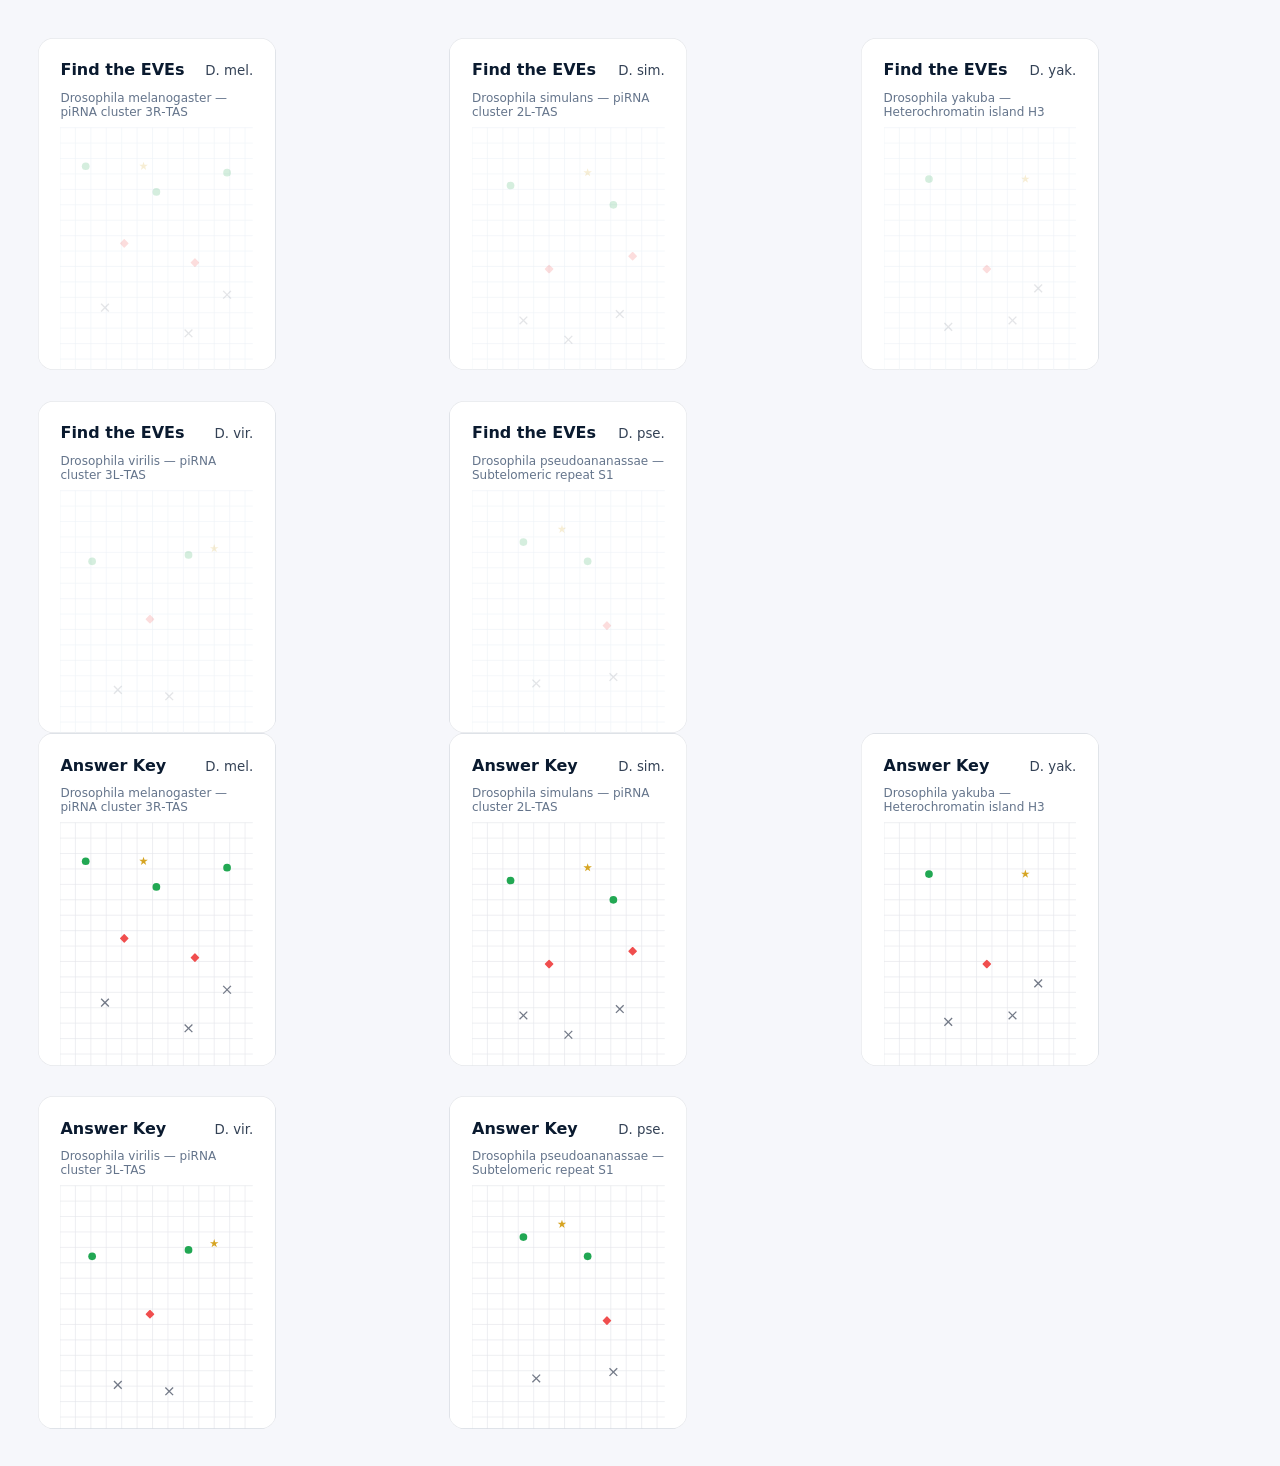
<file: print/kids-card.html>
<!doctype html>
<html lang="en">
<head>
<meta charset="utf-8" />
<title>EVE Detective — Kids Cards (Print)</title>
<meta name="viewport" content="width=device-width,initial-scale=1" />

<style>
  /* Page setup */
  @page { size: A4; margin: 10mm; }     /* Change to 'Letter' for US Letter */
  @media print {
    body { -webkit-print-color-adjust: exact; print-color-adjust: exact; }
  }
  body{font-family:Inter,system-ui,Segoe UI,Roboto,Helvetica,Arial,sans-serif;color:#0a1a2f;margin:0;padding:10mm;background:#f6f7fb}
  h1,h2{font-family:"Playfair Display",Georgia,serif;margin:.2rem 0}
  .note{color:#4b5563;font-size:.95rem;margin:0 0 8px}

  /* 3×3 grid per sheet */
  .sheet{display:grid;grid-template-columns:repeat(3, 1fr);gap:8mm;page-break-after:always}
  .sheet:last-of-type{page-break-after:auto}

  /* Poker-size card: 63×88 mm */
  .card{width:63mm;height:88mm;border-radius:4mm;background:#fff;box-shadow:0 0 0 0.5pt #e5e7eb inset;position:relative;overflow:hidden;break-inside:avoid}
  .card .pad{position:absolute;inset:6mm}

  .hdr{display:flex;align-items:baseline;justify-content:space-between;margin-bottom:3mm}
  .title{font-size:12pt;font-weight:700}
  .species{font-size:10pt;color:#334155}
  .sub{font-size:9pt;color:#64748b}

  /* Legend on backs */
  .legend{display:flex;gap:6px;flex-wrap:wrap;margin-top:3mm}
  .chip{display:inline-flex;gap:4px;align-items:center;border:1px solid #e5e7eb;border-radius:999px;padding:2px 6px;font-size:8.5pt;background:#fff;color:#0f172a}
  .dot{width:9px;height:9px;border-radius:50%}

  /* Colors (aligned to your site) */
  :root{
    --intact:#16a34a;   /* green */
    --useful:#ef4444;   /* red */
    --broken:#6b7280;   /* gray */
    --unique:#d4a017;   /* gold */
    --grid:#e5e7eb;
    --ink:#0a1a2f;
  }

  /* Fronts: make EVEs faint so kids need a lens/close look */
  .front .eve{opacity:.18}      /* adjust to .12–.22 after a test print */
  .front .grid line{stroke:#eef2f7}

  /* Backs: full contrast answer key */
  .back .eve{opacity:.95}
  .back .grid line{stroke:#e5e7eb}

  /* Crop/cut marks (optional, for home trimming) */
  .cutmarks{position:absolute;inset:0;pointer-events:none}
  .cutmarks svg{position:absolute;inset:-6mm;width:calc(100% + 12mm);height:calc(100% + 12mm)}
  .cutmarks line{stroke:#94a3b8;stroke-width:.2pt;opacity:.7}
</style>
</head>
<body>

<section class="sheet" id="fronts"></section>
<section class="sheet" id="backs"></section>

<script>
/*
  EVE Detective — Kids Cards (front/back)
  - One card per species
  - Front: faint EVEs over a soft grid
  - Back: answer key + legend
  Adjust positions or add more species below.
*/

const speciesData = [
  {
    key:'melanogaster', short:'D. mel.', full:'Drosophila melanogaster',
    region:'piRNA cluster 3R‑TAS',
    // x,y in a 300×420 logical box
    intact:[ [40,60],[150,100],[260,70] ],
    useful:[ [100,180],[210,210] ],
    broken:[ [70,280],[200,320],[260,260] ],
    unique:[ [130,60] ]
  },
  {
    key:'simulans', short:'D. sim.', full:'Drosophila simulans',
    region:'piRNA cluster 2L‑TAS',
    intact:[ [60,90],[220,120] ],
    useful:[ [120,220],[250,200] ],
    broken:[ [80,300],[150,330],[230,290] ],
    unique:[ [180,70] ]
  },
  {
    key:'yakuba', short:'D. yak.', full:'Drosophila yakuba',
    region:'Heterochromatin island H3',
    intact:[ [70,80] ],
    useful:[ [160,220] ],
    broken:[ [100,310],[200,300],[240,250] ],
    unique:[ [220,80] ]
  },
  {
    key:'virilis', short:'D. vir.', full:'Drosophila virilis',
    region:'piRNA cluster 3L‑TAS',
    intact:[ [50,110],[200,100] ],
    useful:[ [140,200] ],
    broken:[ [90,310],[170,320] ],
    unique:[ [240,90] ]
  },
  {
    key:'pseudoananassae', short:'D. pse.', full:'Drosophila pseudoananassae',
    region:'Subtelomeric repeat S1',
    intact:[ [80,80],[180,110] ],
    useful:[ [210,210] ],
    broken:[ [100,300],[220,290] ],
    unique:[ [140,60] ]
  }
];

// Drawing helpers
function gridSVG(w=300,h=420, step=24){
  const lines=[];
  for(let x=0;x<=w;x+=step){ lines.push(`<line x1="${x}" y1="0" x2="${x}" y2="${h}" />`); }
  for(let y=0;y<=h;y+=step){ lines.push(`<line x1="0" y1="${y}" x2="${w}" y2="${y}" />`); }
  return `<g class="grid">${lines.join('')}</g>`;
}
function shape(type,x,y){
  // Icons: intact=circle(green), useful=diamond(red), broken=cross(gray), unique=star(gold)
  if(type==='intact'){
    return `<circle class="eve" cx="${x}" cy="${y}" r="6" fill="var(--intact)" />`;
  }
  if(type==='useful'){
    return `<rect class="eve" x="${x-5}" y="${y-5}" width="10" height="10" fill="var(--useful)" transform="rotate(45 ${x} ${y})" rx="1" />`;
  }
  if(type==='broken'){
    return `<g class="eve" stroke="var(--broken)" stroke-width="2">
      <line x1="${x-6}" y1="${y-6}" x2="${x+6}" y2="${y+6}" />
      <line x1="${x-6}" y1="${y+6}" x2="${x+6}" y2="${y-6}" />
    </g>`;
  }
  // five-point star
  if(type==='unique'){
    const r=7, k=0.381966; // golden ratio-ish
    let pts=[];
    for(let i=0;i<10;i++){
      const ang = -Math.PI/2 + i*(Math.PI/5);
      const rad = (i%2===0)? r : r*k;
      pts.push([x+rad*Math.cos(ang), y+rad*Math.sin(ang)]);
    }
    return `<polygon class="eve" points="${pts.map(p=>p.join(',')).join(' ')}" fill="var(--unique)" />`;
  }
  return '';
}
function cardFront(data){
  const {short, full, region} = data;
  // Build faint icons
  const parts=[];
  for(const t of ['intact','useful','broken','unique']){
    (data[t]||[]).forEach(([x,y]) => parts.push(shape(t,x,y)));
  }
  return `
    <div class="card front">
      <div class="pad">
        <div class="hdr">
          <div class="title">Find the EVEs</div>
          <div class="species">${short}</div>
        </div>
        <div class="sub">${full} — ${region}</div>
        <svg viewBox="0 0 300 420" width="100%" height="100%">
          ${gridSVG()}
          ${parts.join('')}
        </svg>
      </div>
      <div class="cutmarks" aria-hidden="true">
        <svg>
          <line x1="6mm" y1="0" x2="6mm" y2="4mm" />
          <line x1="0" y1="6mm" x2="4mm" y2="6mm" />
          <line x1="calc(100% - 6mm)" y1="0" x2="calc(100% - 6mm)" y2="4mm" />
          <line x1="calc(100% - 0)" y1="6mm" x2="calc(100% - 4mm)" y2="6mm" />
          <line x1="6mm" y1="calc(100% - 0)" x2="6mm" y2="calc(100% - 4mm)" />
          <line x1="0" y1="calc(100% - 6mm)" x2="4mm" y2="calc(100% - 6mm)" />
          <line x1="calc(100% - 6mm)" y1="calc(100% - 0)" x2="calc(100% - 6mm)" y2="calc(100% - 4mm)" />
          <line x1="calc(100% - 0)" y1="calc(100% - 6mm)" x2="calc(100% - 4mm)" y2="calc(100% - 6mm)" />
        </svg>
      </div>
    </div>`;
}
function cardBack(data){
  const {short, full, region} = data;
  const parts=[];
  for(const t of ['intact','useful','broken','unique']){
    (data[t]||[]).forEach(([x,y]) => parts.push(shape(t,x,y)));
  }
  return `
    <div class="card back">
      <div class="pad">
        <div class="hdr">
          <div class="title">Answer Key</div>
          <div class="species">${short}</div>
        </div>
        <div class="sub">${full} — ${region}</div>
        <svg viewBox="0 0 300 420" width="100%" height="100%">
          ${gridSVG()}
          ${parts.join('')}
        </svg>
        <div class="legend">
          <span class="chip"><span class="dot" style="background:var(--intact)"></span> Intact</span>
          <span class="chip"><span class="dot" style="background:var(--useful)"></span> Useful</span>
          <span class="chip"><span class="dot" style="background:var(--broken)"></span> Broken</span>
          <span class="chip"><span class="dot" style="background:var(--unique)"></span> Unique</span>
        </div>
      </div>
      <div class="cutmarks" aria-hidden="true">
        <svg>
          <line x1="6mm" y1="0" x2="6mm" y2="4mm" />
          <line x1="0" y1="6mm" x2="4mm" y2="6mm" />
          <line x1="calc(100% - 6mm)" y1="0" x2="calc(100% - 6mm)" y2="4mm" />
          <line x1="calc(100% - 0)" y1="6mm" x2="calc(100% - 4mm)" y2="6mm" />
          <line x1="6mm" y1="calc(100% - 0)" x2="6mm" y2="calc(100% - 4mm)" />
          <line x1="0" y1="calc(100% - 6mm)" x2="4mm" y2="calc(100% - 6mm)" />
          <line x1="calc(100% - 6mm)" y1="calc(100% - 0)" x2="calc(100% - 6mm)" y2="calc(100% - 4mm)" />
          <line x1="calc(100% - 0)" y1="calc(100% - 6mm)" x2="calc(100% - 4mm)" y2="calc(100% - 6mm)" />
        </svg>
      </div>
    </div>`;
}

// Render
const fronts = document.getElementById('fronts');
const backs  = document.getElementById('backs');
fronts.innerHTML = speciesData.map(cardFront).join('');
backs.innerHTML  = speciesData.map(cardBack).join('');

</script>
</body>
</html>
</file>
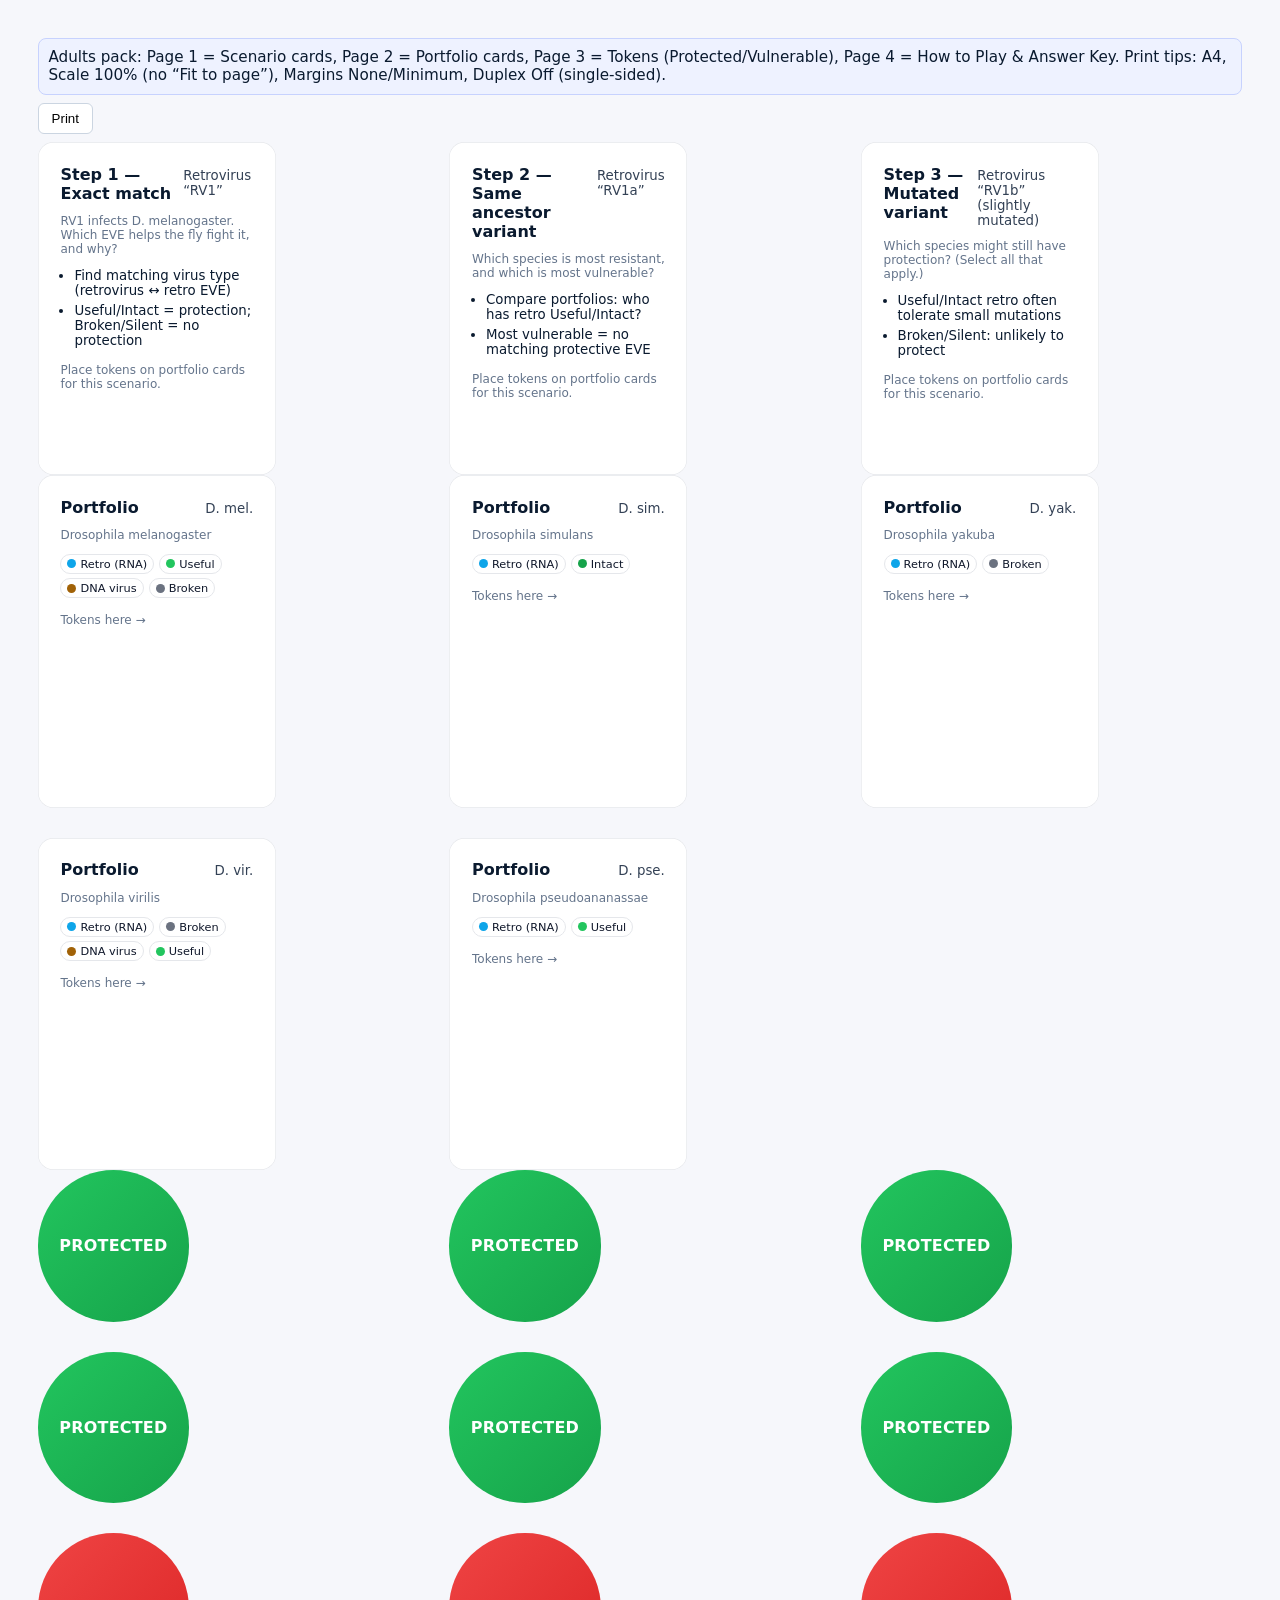
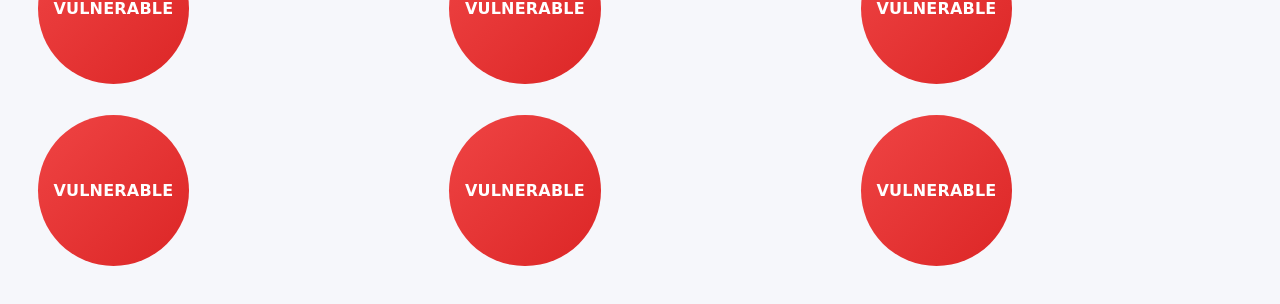
<file: print/print-adults-cards.html>
<!doctype html>
<html lang="en">
<head>
<meta charset="utf-8" />
<title>EVE Detective — Adults Cards (Print)</title>
<meta name="viewport" content="width=device-width,initial-scale=1" />
<style>
  /* A4 portrait; change to 'Letter' if needed */
  @page { size: A4; margin: 10mm; }
  @media print {
    body { -webkit-print-color-adjust: exact; print-color-adjust: exact; }
    .screen-note, .toolbar { display:none !important }
  }

  body{
    font-family:Inter,system-ui,Segoe UI,Roboto,Helvetica,Arial,sans-serif;
    color:#0a1a2f; margin:0; padding:10mm; background:#f6f7fb;
  }
  .screen-note{
    background:#eef2ff; border:1px solid #c7d2fe;
    padding:.6rem; border-radius:.5rem; margin:0 0 8px; font-size:.95rem;
  }
  .toolbar{ display:flex; gap:.5rem; align-items:center; margin:0 0 8px }
  .toolbar button{ padding:.45rem .8rem; border:1px solid #cbd5e1; border-radius:6px; background:#fff; cursor:pointer }
  .toolbar button:hover{ border-color:#94a3b8 }

  /* 3×3 grid per sheet */
  .sheet{
    display:grid; grid-template-columns:repeat(3,1fr);
    gap:8mm; page-break-after:always;
  }
  .sheet:last-of-type{ page-break-after:auto }

  /* Poker-size card: 63×88 mm */
  .card{
    width:63mm; height:88mm; border-radius:4mm; background:#fff;
    box-shadow:0 0 0 0.5pt #e5e7eb inset; position:relative; overflow:hidden;
    break-inside:avoid;
  }
  .pad{ position:absolute; inset:6mm }
  .hdr{ display:flex; align-items:baseline; justify-content:space-between; margin-bottom:3mm }
  .title{ font-size:12pt; font-weight:700 }
  .species{ font-size:10pt; color:#334155 }
  .sub{ font-size:9pt; color:#64748b }
  .list{ margin:3mm 0 0 0; padding-left:14px; font-size:10pt }
  .list li{ margin:1.5mm 0 }

  :root{
    --intact:#16a34a; --useful:#22c55e; --broken:#6b7280; --silent:#f59e0b;
    --retro:#0ea5e9; --dna:#a16207; --ink:#0a1a2f;
  }
  .chip{
    display:inline-flex; gap:4px; align-items:center; border:1px solid #e5e7eb;
    border-radius:999px; padding:2px 6px; font-size:8.5pt; background:#fff; color:#0f172a
  }
  .dot{ width:9px; height:9px; border-radius:50% }

  /* Tokens page */
  .token{
    width:40mm; height:40mm; border-radius:50%;
    display:flex; align-items:center; justify-content:center;
    border:2pt solid #e5e7eb; break-inside:avoid;
    font-weight:800; letter-spacing:0.2px; text-transform:uppercase;
  }
  .token.prot{ background:linear-gradient(135deg,#22c55e,#16a34a); color:#fff; border:none }
  .token.vuln{ background:linear-gradient(135deg,#ef4444,#dc2626); color:#fff; border:none }

  /* Optional light cut marks around tokens (uncomment to show)
  .token{ box-shadow:0 0 0 0.5pt #e5e7eb inset }
  */
</style>
</head>
<body>

<div class="screen-note">
  Adults pack: Page 1 = Scenario cards, Page 2 = Portfolio cards, Page 3 = Tokens (Protected/Vulnerable), Page 4 = How to Play & Answer Key.
  Print tips: A4, Scale 100% (no “Fit to page”), Margins None/Minimum, Duplex Off (single-sided).
</div>
<div class="toolbar">
  <button onclick="window.print()">Print</button>
</div>

<!-- Page 1: Scenario cards -->
<section class="sheet" id="scenarios"></section>

<!-- Page 2: Portfolio cards -->
<section class="sheet" id="portfolios"></section>

<!-- Page 3: Tokens -->
<section class="sheet" id="tokens"></section>

<!-- Page 4: How to Play + Answer Key -->
<section class="sheet" id="answers"></section>

<script>
/*
  EVE Detective — Adults (Immunity)
  Tabletop flow:
  1) Lay 5 Portfolio cards (one per species).
  2) Draw/read a Scenario card (virus + question).
  3) Place "Protected" or "Vulnerable" tokens on species:
       - matching virus type (retro ↔ retrovirus; DNA ↔ DNA virus),
       - EVE state: Useful/Intact = protection; Broken/Silent = no protection.
  4) Discuss; check answers on last page.
  Optional: Sleeve cards and use dry‑erase pens to circle/write notes on sleeves (not on paper).
*/

/* === Data === */
const portfolios = [
  { key:'mel',  short:'D. mel.', full:'Drosophila melanogaster',
    eves:[ {type:'retro', state:'useful'}, {type:'dna', state:'broken'} ] },
  { key:'sim',  short:'D. sim.', full:'Drosophila simulans',
    eves:[ {type:'retro', state:'intact'} ] },
  { key:'yak',  short:'D. yak.', full:'Drosophila yakuba',
    eves:[ {type:'retro', state:'broken'} ] },
  { key:'vir',  short:'D. vir.', full:'Drosophila virilis',
    eves:[ {type:'retro', state:'broken'}, {type:'dna', state:'useful'} ] },
  { key:'pse',  short:'D. pse.', full:'Drosophila pseudoananassae',
    eves:[ {type:'retro', state:'useful'} ] },
];

const scenarios = [
  {
    id:1, title:'Step 1 — Exact match',
    virus:'Retrovirus “RV1”',
    prompt:'RV1 infects D. melanogaster. Which EVE helps the fly fight it, and why?',
    ask:[
      'Find matching virus type (retrovirus ↔ retro EVE)',
      'Useful/Intact = protection; Broken/Silent = no protection'
    ],
    answer:`mel protected by retro(useful). dna(broken) is not a type match.`
  },
  {
    id:2, title:'Step 2 — Same ancestor variant',
    virus:'Retrovirus “RV1a”',
    prompt:'Which species is most resistant, and which is most vulnerable?',
    ask:[
      'Compare portfolios: who has retro Useful/Intact?',
      'Most vulnerable = no matching protective EVE'
    ],
    answer:`Resistant: mel (retro useful), sim (retro intact). Vulnerable: yak (retro broken).`
  },
  {
    id:3, title:'Step 3 — Mutated variant',
    virus:'Retrovirus “RV1b” (slightly mutated)',
    prompt:'Which species might still have protection? (Select all that apply.)',
    ask:[
      'Useful/Intact retro often tolerate small mutations',
      'Broken/Silent: unlikely to protect'
    ],
    answer:`mel, sim, and often pse protected; vir/yak unlikely.`
  }
];

/* === Helpers === */
function icon(type,state){
  const labels = { retro:'Retro (RNA)', dna:'DNA virus', intact:'Intact', useful:'Useful', broken:'Broken', silent:'Silent' };
  const typeDot = type==='retro' ? 'var(--retro)' : 'var(--dna)';
  const stateDot = state==='intact' ? 'var(--intact)' : state==='useful' ? 'var(--useful)' : state==='broken' ? 'var(--broken)' : 'var(--silent)';
  return `
    <span class="chip" title="${labels[type]}"><span class="dot" style="background:${typeDot}"></span>${labels[type]}</span>
    <span class="chip" title="${labels[state]}"><span class="dot" style="background:${stateDot}"></span>${labels[state]}</span>`;
}

function scenarioCard(s){
  return `
    <div class="card">
      <div class="pad">
        <div class="hdr">
          <div class="title">${s.title}</div>
          <div class="species">${s.virus}</div>
        </div>
        <div class="sub">${s.prompt}</div>
        <ul class="list">${s.ask.map(a=>`<li>${a}</li>`).join('')}</ul>
        <div class="sub" style="margin-top:4mm">Place tokens on portfolio cards for this scenario.</div>
      </div>
    </div>`;
}

function portfolioCard(p){
  return `
    <div class="card">
      <div class="pad">
        <div class="hdr">
          <div class="title">Portfolio</div>
          <div class="species">${p.short}</div>
        </div>
        <div class="sub">${p.full}</div>
        <div style="margin-top:3mm; display:flex; flex-direction:column; gap:4px">
          ${p.eves.map(e => `<div>${icon(e.type,e.state)}</div>`).join('')}
        </div>
        <div class="sub" style="margin-top:4mm">Tokens here →</div>
      </div>
    </div>`;
}

function token(label, cls){ return `<div class="token ${cls}"><strong>${label}</strong></div>`; }

/* === Render === */
document.getElementById('scenarios').innerHTML  = scenarios.map(scenarioCard).join('');
document.getElementById('portfolios').innerHTML = portfolios.map(portfolioCard).join('');

// 12 tokens (6 Protected + 6 Vulnerable)
const t=[]; for(let i=0;i<6;i++) t.push(token('Protected','prot')); for(let i=0;i<6;i++) t.push(token('Vulnerable','vuln'));
document.getElementById('tokens').innerHTML = t.join('');

// How to Play + Answer Key
document.getElementById('answers').innerHTML = `
  <div class="card" style="grid-column: span 3; width:auto; height:auto">
    <div class="pad">
      <div class="hdr"><div class="title">How to Play (Adults)</div><div class="species">Immunity & EVEs</div></div>
      <ol class="list">
        <li>Lay out the 5 Portfolio cards face up (one per species).</li>
        <li>Draw/read one Scenario card.</li>
        <li>Place “Protected” or “Vulnerable” tokens on species by rule:
          <ul class="list" style="margin-top:2mm">
            <li>Matching virus type (retro ↔ retrovirus; DNA ↔ DNA virus)</li>
            <li>EVE state: Useful/Intact = protection; Broken/Silent = no protection</li>
          </ul>
        </li>
        <li>Discuss why. Check answers below.</li>
        <li>Optional: Sleeve cards and use dry‑erase pens to circle/write notes (on sleeves only).</li>
      </ol>
      <div class="sub" style="margin-top:4mm"><strong>Answer Key:</strong></div>
      <ol class="list">
        <li><strong>Step 1:</strong> D. melanogaster protected by <em>retro (useful)</em>. DNA(broken) ≠ match.</li>
        <li><strong>Step 2:</strong> Most resistant: <em>mel (retro useful)</em> and <em>sim (retro intact)</em>. Most vulnerable: <em>yak (retro broken)</em>.</li>
        <li><strong>Step 3:</strong> Still protected: <em>mel</em>, <em>sim</em>, and often <em>pse</em>. Unlikely: <em>vir</em>, <em>yak</em>.</li>
      </ol>
    </div>
  </div>`;
</script>
</body>
</html>
</file>
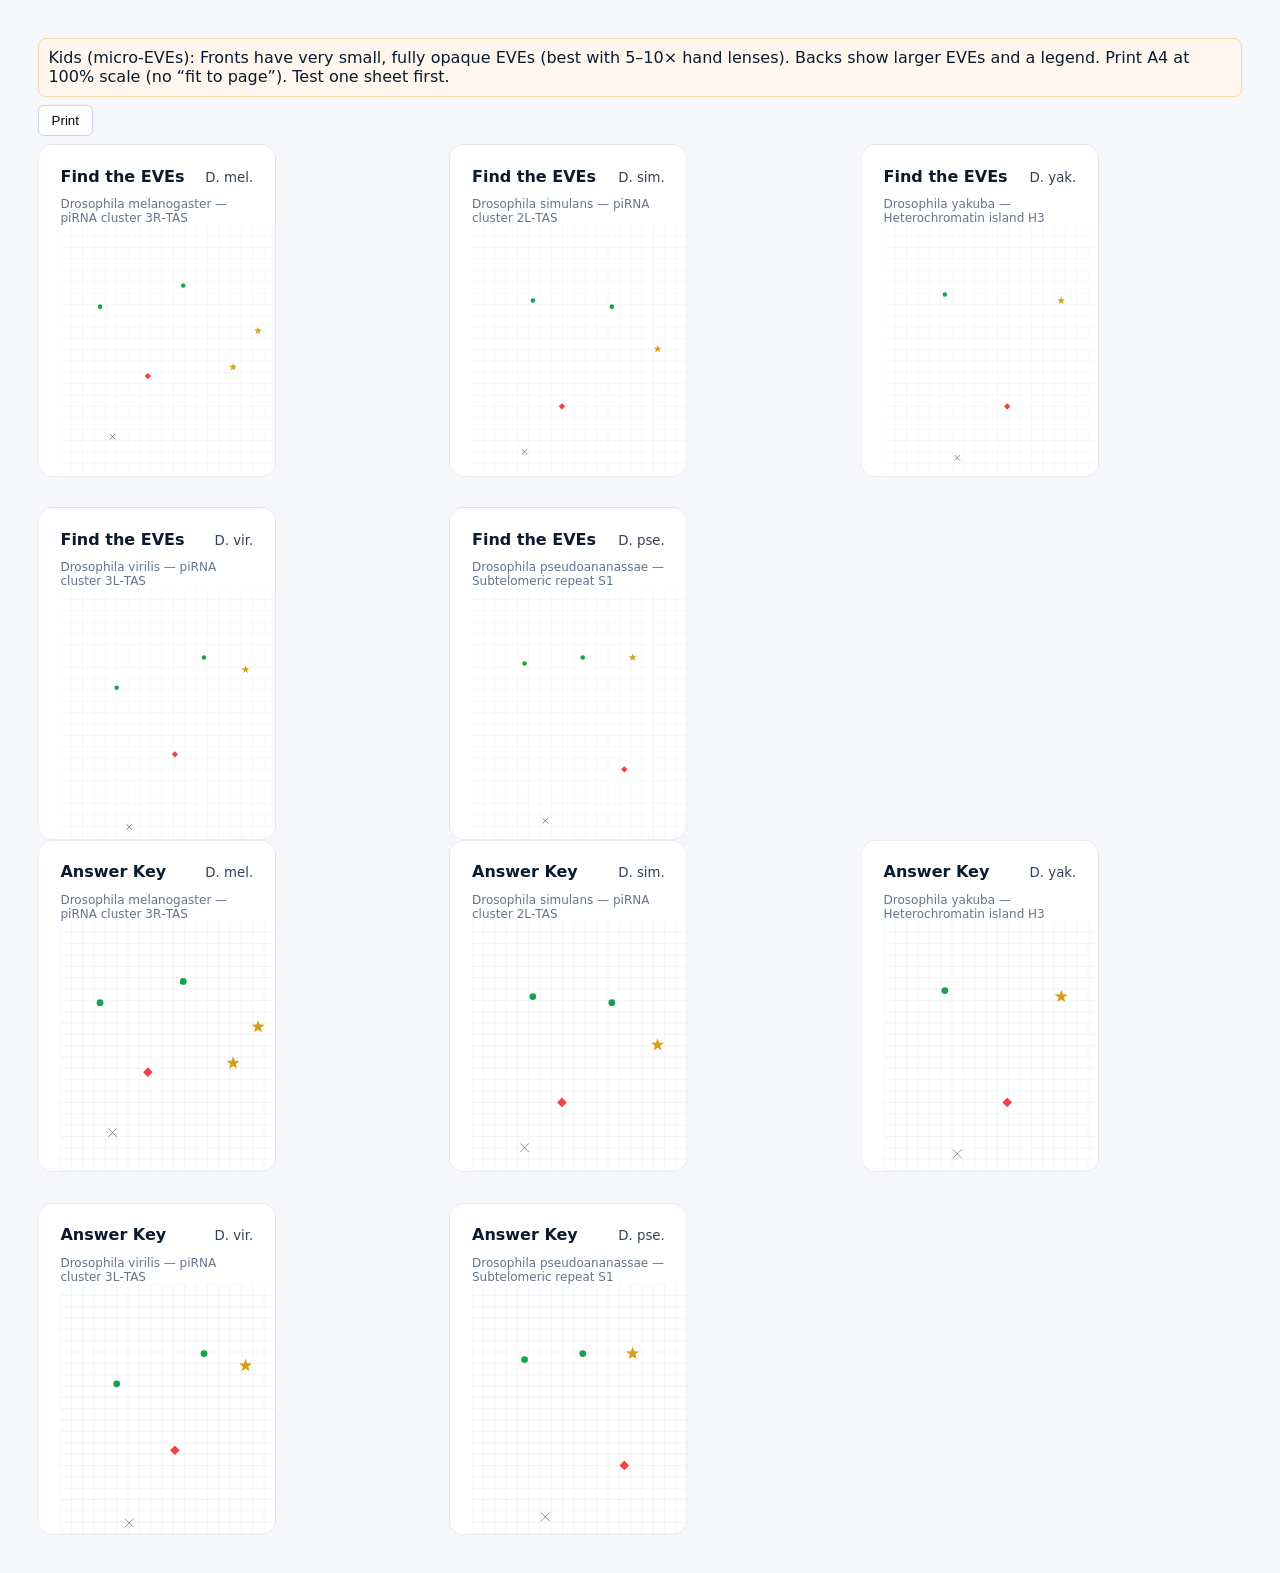
<file: print/print-kids-card-micro.html>
<!doctype html>
<html lang="en">
<head>
<meta charset="utf-8" />
<title>EVE Detective — Kids Cards (Micro EVEs, Print)</title>
<meta name="viewport" content="width=device-width,initial-scale=1" />
<style>
  @page { size: A4; margin: 10mm; }
  @media print {
    body { -webkit-print-color-adjust: exact; print-color-adjust: exact; }
    .screen-note, .toolbar { display:none !important }
  }

  body{font-family:Inter,system-ui,Segoe UI,Roboto,Helvetica,Arial,sans-serif;color:#0a1a2f;margin:0;padding:10mm;background:#f6f7fb}
  .screen-note{background:#fff7ed;border:1px solid #fed7aa;padding:.6rem;border-radius:.5rem;margin:0 0 8px}
  .toolbar{display:flex;gap:.5rem;align-items:center;margin:0 0 8px}
  .toolbar button{padding:.45rem .8rem;border:1px solid #cbd5e1;border-radius:6px;background:#fff;cursor:pointer}

  /* 3×3 grid per sheet */
  .sheet{display:grid;grid-template-columns:repeat(3,1fr);gap:8mm;page-break-after:always}
  .sheet:last-of-type{page-break-after:auto}

  /* Poker-size card in mm for true print size */
  .card{width:63mm;height:88mm;border-radius:4mm;background:#fff;box-shadow:0 0 0 0.5pt #e5e7eb inset;position:relative;overflow:hidden;break-inside:avoid}
  .pad{position:absolute;inset:6mm}
  .hdr{display:flex;align-items:baseline;justify-content:space-between;margin-bottom:3mm}
  .title{font-size:12pt;font-weight:700}
  .species{font-size:10pt;color:#334155}
  .sub{font-size:9pt;color:#64748b}

  :root{
    --intact:#16a34a; --useful:#ef4444; --broken:#6b7280; --unique:#d4a017;
    --grid:#e5e7eb; --ink:#0a1a2f;
    --eve-size-mm: 1.2;     /* Front: tiny EVEs (diameter mm) */
    --eve-back-mm: 1.8;     /* Back: larger EVEs (diameter mm) */
    --stroke-mm: 0.20;      /* Back: stroke width mm for lines/X */
  }

  .legend{display:flex;gap:6px;flex-wrap:wrap;margin-top:3mm}
  .chip{display:inline-flex;gap:4px;align-items:center;border:1px solid #e5e7eb;border-radius:999px;padding:2px 6px;font-size:8.5pt;background:#fff;color:#0f172a}
  .dot{width:9px;height:9px;border-radius:50%}

  /* Optional cut marks frame (purely visual, may not be exact to the mm) */
  .cutmarks{position:absolute;inset:0;pointer-events:none}
  .cutmarks svg{position:absolute;inset:-6mm;width:calc(100% + 12mm);height:calc(100% + 12mm)}
  .cutmarks line{stroke:#94a3b8;stroke-width:.2pt;opacity:.7}
</style>
</head>
<body>

<div class="screen-note">
  Kids (micro‑EVEs): Fronts have very small, fully opaque EVEs (best with 5–10× hand lenses). Backs show larger EVEs and a legend. Print A4 at 100% scale (no “fit to page”). Test one sheet first.
</div>
<div class="toolbar">
  <button onclick="window.print()">Print</button>
</div>

<!-- Page 1: Fronts -->
<section class="sheet" id="fronts"></section>

<!-- Page 2: Backs (answer key) -->
<section class="sheet" id="backs"></section>

<script>
/*
  EVE Detective — Kids (Micro EVEs)
  - One card per species (63×88 mm). EVEs positioned via normalized coords, rendered in mm.
  - Front: small EVEs (diameter ~1.2 mm) for use with magnifying lens.
  - Back: larger EVEs (diameter ~1.8 mm) + legend (no lens required).
*/

const speciesData = [
  { key:'melanogaster', short:'D. mel.', full:'Drosophila melanogaster',
    region:'piRNA cluster 3R‑TAS',
    intact:[[0.12,0.22],[0.52,0.15]],
    useful:[[0.35,0.45]],
    broken:[[0.18,0.65]],
    unique:[[0.76,0.42],[0.88,0.30]]
  },
  { key:'simulans', short:'D. sim.', full:'Drosophila simulans',
    region:'piRNA cluster 2L‑TAS',
    intact:[[0.22,0.20],[0.60,0.22]],
    useful:[[0.36,0.55]],
    broken:[[0.18,0.70]],
    unique:[[0.82,0.36]]
  },
  { key:'yakuba', short:'D. yak.', full:'Drosophila yakuba',
    region:'Heterochromatin island H3',
    intact:[[0.22,0.18]],
    useful:[[0.52,0.55]],
    broken:[[0.28,0.72]],
    unique:[[0.78,0.20]]
  },
  { key:'virilis', short:'D. vir.', full:'Drosophila virilis',
    region:'piRNA cluster 3L‑TAS',
    intact:[[0.20,0.28],[0.62,0.18]],
    useful:[[0.48,0.50]],
    broken:[[0.26,0.74]],
    unique:[[0.82,0.22]]
  },
  { key:'pseudoananassae', short:'D. pse.', full:'Drosophila pseudoananassae',
    region:'Subtelomeric repeat S1',
    intact:[[0.18,0.20],[0.46,0.18]],
    useful:[[0.66,0.55]],
    broken:[[0.28,0.72]],
    unique:[[0.70,0.18]]
  }
];

function svgFront(data){
  // Card SVG in mm: 63×88; pad content by 4mm all round
  const W=63, H=88, PAD=4;
  const dots = [];
  const dmm = parseFloat(getComputedStyle(document.documentElement).getPropertyValue('--eve-size-mm')) || 1.2;
  const r = dmm/2;

  function place(list, color, kind){
    (list||[]).forEach(([nx,ny])=>{
      const x = PAD + nx*(W-2*PAD);
      const y = PAD + ny*(H-2*PAD);
      if (kind==='circle'){
        dots.push(`<circle cx="${x.toFixed(2)}" cy="${y.toFixed(2)}" r="${r}" fill="${color}"/>`);
      } else if (kind==='diamond'){
        const s = dmm;
        const x0 = (x - s/2).toFixed(2), y0 = (y - s/2).toFixed(2);
        dots.push(`<rect x="${x0}" y="${y0}" width="${s}" height="${s}" fill="${color}" transform="rotate(45 ${x.toFixed(2)} ${y.toFixed(2)})" rx="${(s*0.1).toFixed(2)}"/>`);
      } else if (kind==='cross'){
        const len = dmm*1.2, sw = dmm*0.18;
        dots.push(`<g stroke="${color}" stroke-width="${sw}">
          <line x1="${(x-len/2).toFixed(2)}" y1="${(y-len/2).toFixed(2)}" x2="${(x+len/2).toFixed(2)}" y2="${(y+len/2).toFixed(2)}"/>
          <line x1="${(x-len/2).toFixed(2)}" y1="${(y+len/2).toFixed(2)}" x2="${(x+len/2).toFixed(2)}" y2="${(y-len/2).toFixed(2)}"/>
        </g>`);
      } else if (kind==='star'){
        const R = dmm*0.9, r2 = R*0.4;
        const pts=[];
        for(let i=0;i<10;i++){
          const ang = -Math.PI/2 + i*(Math.PI/5);
          const rad = (i%2===0)? R : r2;
          pts.push([ (x+rad*Math.cos(ang)).toFixed(2), (y+rad*Math.sin(ang)).toFixed(2) ]);
        }
        dots.push(`<polygon points="${pts.map(p=>p.join(',')).join(' ')}" fill="${color}"/>`);
      }
    });
  }

  // soft grid
  const grid = [];
  for(let gx=0; gx<=W; gx+=3){ grid.push(`<line x1="${gx}" y1="0" x2="${gx}" y2="${H}" stroke="#eef2f7" stroke-width="0.15"/>`); }
  for(let gy=0; gy<=H; gy+=3){ grid.push(`<line x1="0" y1="${gy}" x2="${W}" y2="${gy}" stroke="#eef2f7" stroke-width="0.15"/>`); }

  place(data.intact, 'var(--intact)', 'circle');
  place(data.useful, 'var(--useful)', 'diamond');
  place(data.broken, 'var(--broken)', 'cross');
  place(data.unique, 'var(--unique)', 'star');

  return `
    <div class="card">
      <div class="pad">
        <div class="hdr">
          <div class="title">Find the EVEs</div>
          <div class="species">${data.short}</div>
        </div>
        <div class="sub">${data.full} — ${data.region}</div>
        <svg width="63mm" height="88mm" viewBox="0 0 ${W} ${H}">
          ${grid.join('')}
          ${dots.join('')}
        </svg>
      </div>
      <div class="cutmarks" aria-hidden="true">
        <svg>
          <line x1="6mm" y1="0" x2="6mm" y2="4mm" />
          <line x1="0" y1="6mm" x2="4mm" y2="6mm" />
          <line x1="calc(100% - 6mm)" y1="0" x2="calc(100% - 6mm)" y2="4mm" />
          <line x1="calc(100% - 0)" y1="6mm" x2="calc(100% - 4mm)" y2="6mm" />
          <line x1="6mm" y1="calc(100% - 0)" x2="6mm" y2="calc(100% - 4mm)" />
          <line x1="0" y1="calc(100% - 6mm)" x2="4mm" y2="calc(100% - 6mm)" />
          <line x1="calc(100% - 6mm)" y1="calc(100% - 0)" x2="calc(100% - 6mm)" y2="calc(100% - 4mm)" />
          <line x1="calc(100% - 0)" y1="calc(100% - 6mm)" x2="calc(100% - 4mm)" y2="calc(100% - 6mm)" />
        </svg>
      </div>
    </div>`;
}

function svgBack(data){
  const W=63, H=88, PAD=4;
  const dots = [];
  const dmm = parseFloat(getComputedStyle(document.documentElement).getPropertyValue('--eve-back-mm')) || 1.8;
  const r = dmm/2;
  const sw = parseFloat(getComputedStyle(document.documentElement).getPropertyValue('--stroke-mm')) || 0.20;

  function place(list, color, kind){
    (list||[]).forEach(([nx,ny])=>{
      const x = PAD + nx*(W-2*PAD);
      const y = PAD + ny*(H-2*PAD);
      if (kind==='circle'){
        dots.push(`<circle cx="${x.toFixed(2)}" cy="${y.toFixed(2)}" r="${r}" fill="${color}"/>`);
      } else if (kind==='diamond'){
        const s = dmm;
        const x0 = (x - s/2).toFixed(2), y0 = (y - s/2).toFixed(2);
        dots.push(`<rect x="${x0}" y="${y0}" width="${s}" height="${s}" fill="${color}" transform="rotate(45 ${x.toFixed(2)} ${y.toFixed(2)})" rx="${(s*0.1).toFixed(2)}"/>`);
      } else if (kind==='cross'){
        const len = dmm*1.3;
        dots.push(`<g stroke="${color}" stroke-width="${sw}">
          <line x1="${(x-len/2).toFixed(2)}" y1="${(y-len/2).toFixed(2)}" x2="${(x+len/2).toFixed(2)}" y2="${(y+len/2).toFixed(2)}"/>
          <line x1="${(x-len/2).toFixed(2)}" y1="${(y+len/2).toFixed(2)}" x2="${(x+len/2).toFixed(2)}" y2="${(y-len/2).toFixed(2)}"/>
        </g>`);
      } else if (kind==='star'){
        const R = dmm*1.0, r2 = R*0.42;
        const pts=[];
        for(let i=0;i<10;i++){
          const ang = -Math.PI/2 + i*(Math.PI/5);
          const rad = (i%2===0)? R : r2;
          pts.push([ (x+rad*Math.cos(ang)).toFixed(2), (y+rad*Math.sin(ang)).toFixed(2) ]);
        }
        dots.push(`<polygon points="${pts.map(p=>p.join(',')).join(' ')}" fill="${color}"/>`);
      }
    });
  }

  // subtle grid
  const grid = [];
  for(let gx=0; gx<=W; gx+=3){ grid.push(`<line x1="${gx}" y1="0" x2="${gx}" y2="${H}" stroke="#e8edf3" stroke-width="0.15"/>`); }
  for(let gy=0; gy<=H; gy+=3){ grid.push(`<line x1="0" y1="${gy}" x2="${W}" y2="${gy}" stroke="#e8edf3" stroke-width="0.15"/>`); }

  place(data.intact, 'var(--intact)', 'circle');
  place(data.useful, 'var(--useful)', 'diamond');
  place(data.broken, 'var(--broken)', 'cross');
  place(data.unique, 'var(--unique)', 'star');

  return `
    <div class="card">
      <div class="pad">
        <div class="hdr">
          <div class="title">Answer Key</div>
          <div class="species">${data.short}</div>
        </div>
        <div class="sub">${data.full} — ${data.region}</div>
        <svg width="63mm" height="88mm" viewBox="0 0 ${W} ${H}">
          ${grid.join('')}
          ${dots.join('')}
        </svg>
        <div class="legend">
          <span class="chip"><span class="dot" style="background:var(--intact)"></span> Intact</span>
          <span class="chip"><span class="dot" style="background:var(--useful)"></span> Useful</span>
          <span class="chip"><span class="dot" style="background:var(--broken)"></span> Broken</span>
          <span class="chip"><span class="dot" style="background:var(--unique)"></span> Unique</span>
        </div>
      </div>
      <div class="cutmarks" aria-hidden="true">
        <svg>
          <line x1="6mm" y1="0" x2="6mm" y2="4mm" />
          <line x1="0" y1="6mm" x2="4mm" y2="6mm" />
          <line x1="calc(100% - 6mm)" y1="0" x2="calc(100% - 6mm)" y2="4mm" />
          <line x1="calc(100% - 0)" y1="6mm" x2="calc(100% - 4mm)" y2="6mm" />
          <line x1="6mm" y1="calc(100% - 0)" x2="6mm" y2="calc(100% - 4mm)" />
          <line x1="0" y1="calc(100% - 6mm)" x2="4mm" y2="calc(100% - 6mm)" />
          <line x1="calc(100% - 6mm)" y1="calc(100% - 0)" x2="calc(100% - 6mm)" y2="calc(100% - 4mm)" />
          <line x1="calc(100% - 0)" y1="calc(100% - 6mm)" x2="calc(100% - 4mm)" y2="calc(100% - 6mm)" />
        </svg>
      </div>
    </div>`;
}

// Render both pages
document.getElementById('fronts').innerHTML = speciesData.map(svgFront).join('');
document.getElementById('backs').innerHTML  = speciesData.map(svgBack).join('');
</script>
</body>
</html>
</file>
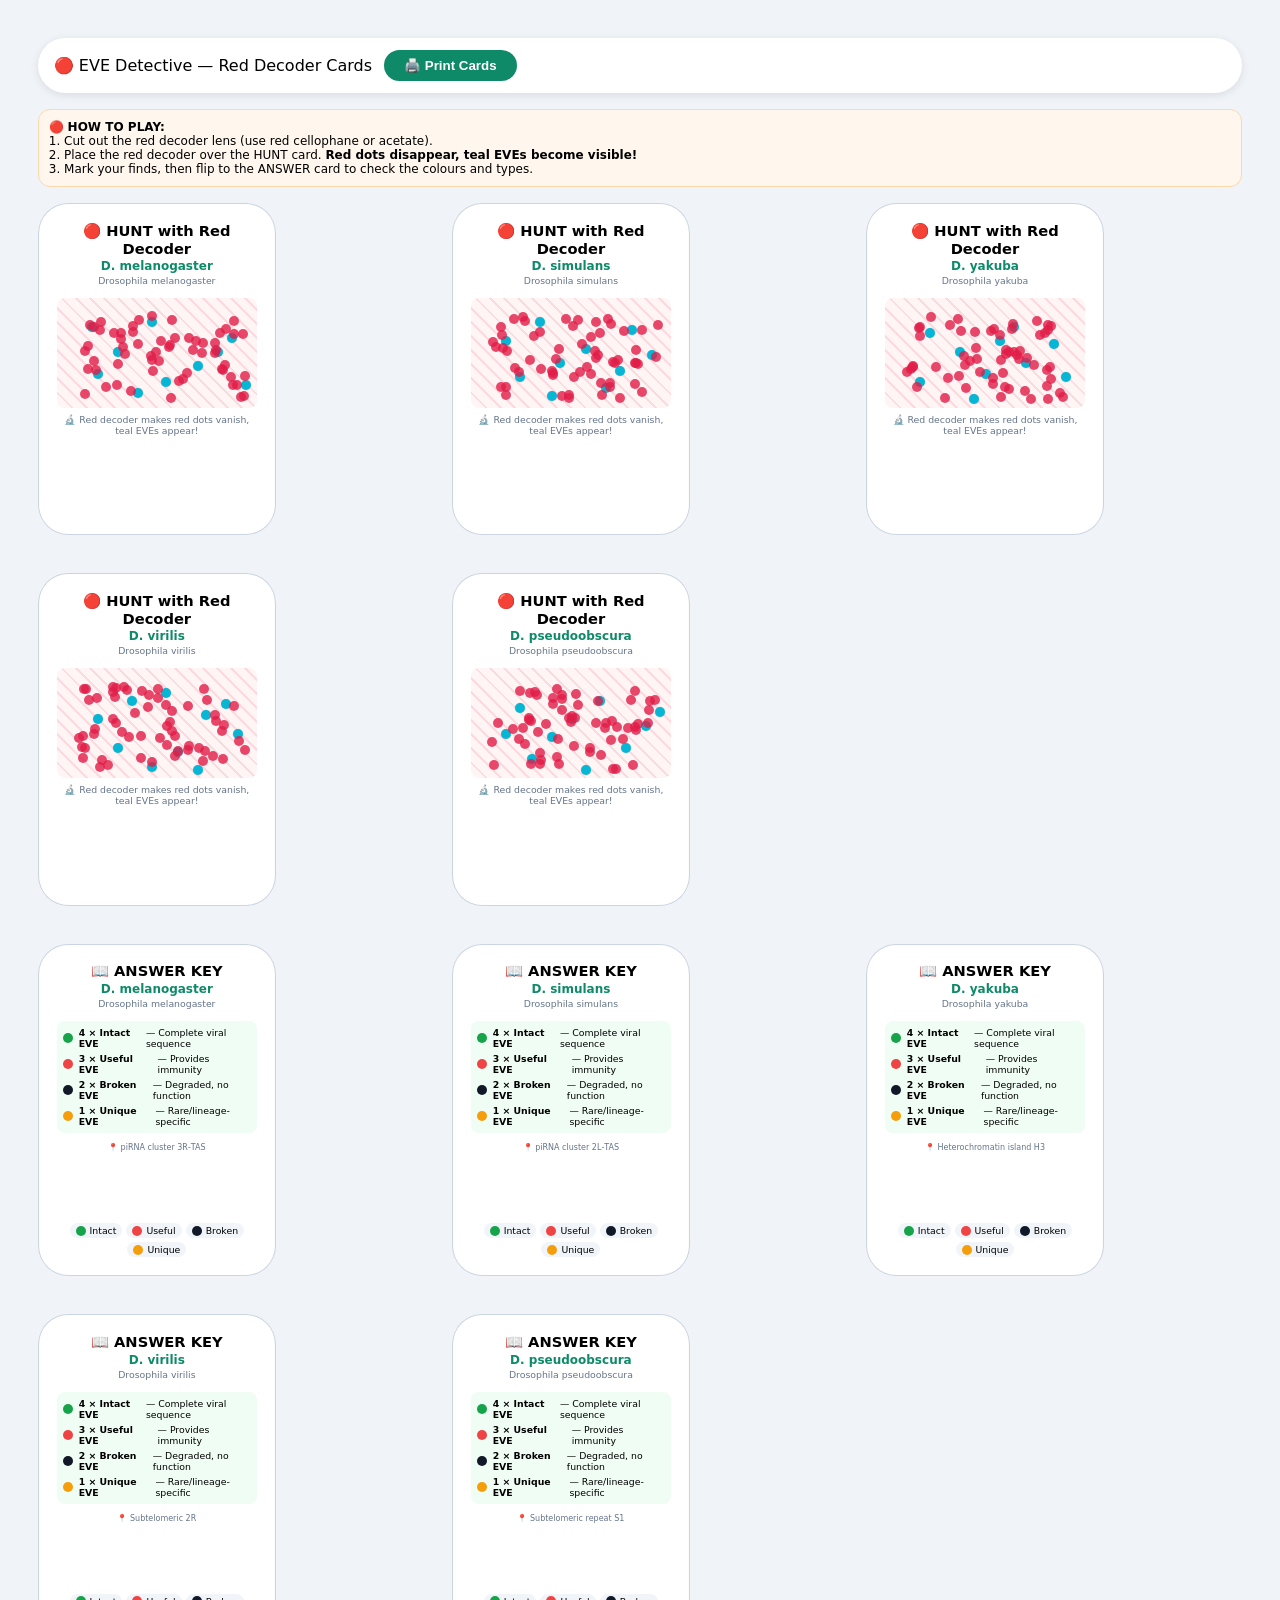
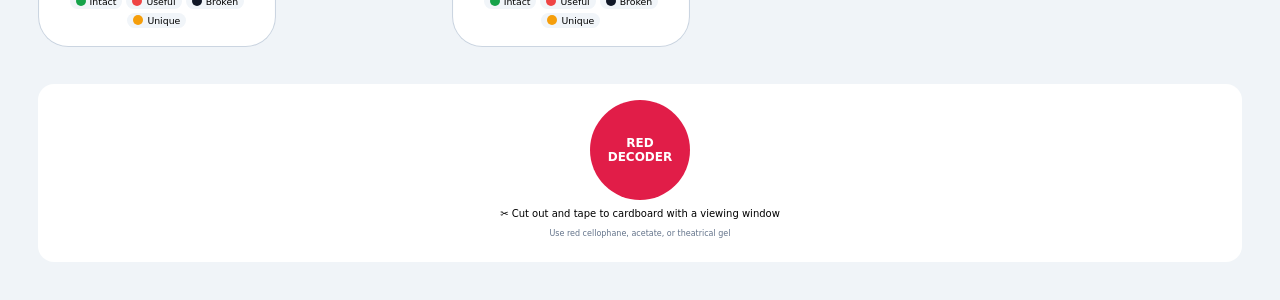
<file: print/print-kids-cards-micro.html>
<!doctype html>
<html lang="en">
<head>
<meta charset="utf-8" />
<title>EVE Detective — Kids Red Decoder Cards (Print)</title>
<meta name="viewport" content="width=device-width, initial-scale=1" />
<style>
  @page { size: A4; margin: 10mm; }
  @media print {
    body { -webkit-print-color-adjust: exact; print-color-adjust: exact; background: #fff; }
    .screen, .toolbar { display: none !important; }
  }

  :root{
    --intact:#16a34a;
    --useful:#ef4444;
    --broken:#111827;
    --unique:#f59e0b;
    --red:#e11d48;
    --cyan:#06b6d4;
  }

  * {
    box-sizing: border-box;
  }

  body {
    font-family: 'Inter', system-ui, -apple-system, sans-serif;
    background: #f0f4f8;
    padding: 10mm;
    margin: 0;
  }

  .toolbar {
    display: flex;
    gap: 12px;
    align-items: center;
    margin-bottom: 16px;
    padding: 12px 16px;
    background: white;
    border-radius: 60px;
    box-shadow: 0 2px 8px rgba(0,0,0,0.1);
  }

  .toolbar button {
    background: #0e8a68;
    color: white;
    border: none;
    padding: 8px 20px;
    border-radius: 40px;
    cursor: pointer;
    font-weight: 600;
  }

  .screen {
    background: #fff7ed;
    border: 1px solid #fed7aa;
    padding: 10px;
    border-radius: 12px;
    margin-bottom: 16px;
    font-size: 12px;
  }

  .sheet {
    display: grid;
    grid-template-columns: repeat(3, 1fr);
    gap: 10mm;
    page-break-after: always;
    margin-bottom: 10mm;
  }

  .sheet:last-of-type {
    page-break-after: auto;
  }

  /* Card styling - 63×88mm poker size */
  .card {
    width: 63mm;
    height: 88mm;
    border-radius: 8mm;
    background: white;
    box-shadow: 0 0 0 0.8pt #cbd5e1 inset;
    position: relative;
    overflow: hidden;
    break-inside: avoid;
  }

  .card-inner {
    padding: 5mm;
    display: flex;
    flex-direction: column;
    height: 100%;
  }

  .card-title {
    font-size: 11pt;
    font-weight: 700;
    text-align: center;
  }

  .card-species {
    font-size: 9pt;
    font-weight: 600;
    text-align: center;
    color: #0e8a68;
    margin: 2px 0;
  }

  .card-sub {
    font-size: 7pt;
    text-align: center;
    color: #64748b;
    margin-bottom: 6px;
  }

  /* Hunt area with red background and noise */
  .hunt-area {
    position: relative;
    background: #fff5f5;
    border-radius: 8px;
    margin: 6px 0;
    min-height: 110px;
    background-image: repeating-linear-gradient(
      45deg,
      rgba(225, 29, 72, 0.12) 0px,
      rgba(225, 29, 72, 0.12) 2px,
      transparent 2px,
      transparent 10px
    );
  }

  .eve-dot {
    position: absolute;
    width: 10px;
    height: 10px;
    border-radius: 50%;
  }

  .real-eve { background: var(--cyan); box-shadow: 0 0 0 0.5px rgba(0,0,0,0.1); }
  .dummy-eve { background: var(--red); opacity: 0.8; }

  /* Answer area */
  .answer-area {
    background: #f0fdf4;
    border-radius: 8px;
    padding: 6px;
    margin: 6px 0;
    text-align: left;
  }

  .answer-stats {
    display: flex;
    flex-direction: column;
    gap: 4px;
    font-size: 7pt;
  }

  .stat-item {
    display: flex;
    align-items: center;
    gap: 6px;
  }

  .colour-dot {
    width: 10px;
    height: 10px;
    border-radius: 50%;
    flex-shrink: 0;
  }

  .colour-dot.intact { background: var(--intact); }
  .colour-dot.useful { background: var(--useful); }
  .colour-dot.broken { background: var(--broken); }
  .colour-dot.unique { background: var(--unique); }

  .legend {
    display: flex;
    flex-wrap: wrap;
    gap: 4px;
    justify-content: center;
    margin-top: auto;
  }

  .chip {
    display: inline-flex;
    align-items: center;
    gap: 4px;
    font-size: 7pt;
    background: #f1f5f9;
    padding: 2px 6px;
    border-radius: 20px;
  }

  .region {
    font-size: 6pt;
    color: #64748b;
    text-align: center;
    margin-top: 4px;
  }

  .page-break {
    break-after: page;
  }
</style>
</head>
<body>

<div class="toolbar">
  <span>🔴 EVE Detective — Red Decoder Cards</span>
  <button onclick="window.print()">🖨️ Print Cards</button>
</div>

<div class="screen">
  🔴 <strong>HOW TO PLAY:</strong><br>
  1. Cut out the red decoder lens (use red cellophane or acetate).<br>
  2. Place the red decoder over the HUNT card. <strong>Red dots disappear, teal EVEs become visible!</strong><br>
  3. Mark your finds, then flip to the ANSWER card to check the colours and types.
</div>

<!-- Page 1: Hunt Cards (Fronts) -->
<div class="sheet" id="hunt-cards"></div>
<div class="page-break"></div>

<!-- Page 2: Answer Cards (Backs) -->
<div class="sheet" id="answer-cards"></div>
<div class="page-break"></div>

<!-- Red Decoder Cut-out -->
<div style="text-align: center; padding: 16px; background: white; border-radius: 16px; margin-top: 10mm;">
  <div style="display: inline-block; text-align: center;">
    <div style="width: 100px; height: 100px; background: #e11d48; margin: 0 auto; border-radius: 50%; display: flex; align-items: center; justify-content: center; color: white; font-weight: bold; font-size: 12px;">
      RED<br>DECODER
    </div>
    <p style="font-size: 10px; margin-top: 8px;">✂️ Cut out and tape to cardboard with a viewing window</p>
    <p style="font-size: 8px; color: #64748b;">Use red cellophane, acetate, or theatrical gel</p>
  </div>
</div>

<script>
// Species data with unique EVE patterns
const speciesData = [
  { 
    name: 'D. melanogaster', 
    full: 'Drosophila melanogaster',
    region: 'piRNA cluster 3R‑TAS',
    eves: [
      { type: 'intact', x: 15, y: 22 }, { type: 'intact', x: 28, y: 45 },
      { type: 'useful', x: 45, y: 18 }, { type: 'intact', x: 68, y: 58 },
      { type: 'broken', x: 85, y: 32 }, { type: 'useful', x: 18, y: 65 },
      { type: 'unique', x: 52, y: 72 }, { type: 'intact', x: 78, y: 45 },
      { type: 'useful', x: 38, y: 82 }, { type: 'broken', x: 92, y: 75 }
    ]
  },
  { 
    name: 'D. simulans', 
    full: 'Drosophila simulans', 
    region: 'piRNA cluster 2L‑TAS',
    eves: [
      { type: 'intact', x: 15, y: 35 }, { type: 'useful', x: 32, y: 18 },
      { type: 'intact', x: 55, y: 42 }, { type: 'broken', x: 78, y: 25 },
      { type: 'useful', x: 22, y: 68 }, { type: 'intact', x: 42, y: 55 },
      { type: 'unique', x: 65, y: 78 }, { type: 'broken', x: 88, y: 48 },
      { type: 'intact', x: 38, y: 85 }, { type: 'useful', x: 72, y: 62 }
    ]
  },
  { 
    name: 'D. yakuba', 
    full: 'Drosophila yakuba',
    region: 'Heterochromatin island H3',
    eves: [
      { type: 'intact', x: 20, y: 28 }, { type: 'useful', x: 48, y: 65 },
      { type: 'broken', x: 82, y: 38 }, { type: 'intact', x: 35, y: 45 },
      { type: 'useful', x: 62, y: 22 }, { type: 'unique', x: 15, y: 72 },
      { type: 'intact', x: 42, y: 88 }, { type: 'broken', x: 68, y: 55 },
      { type: 'useful', x: 88, y: 68 }, { type: 'intact', x: 55, y: 35 }
    ]
  },
  { 
    name: 'D. virilis', 
    full: 'Drosophila virilis',
    region: 'Subtelomeric 2R',
    eves: [
      { type: 'intact', x: 18, y: 42 }, { type: 'useful', x: 35, y: 25 },
      { type: 'intact', x: 58, y: 72 }, { type: 'broken', x: 72, y: 38 },
      { type: 'intact', x: 88, y: 55 }, { type: 'useful', x: 45, y: 85 },
      { type: 'unique', x: 28, y: 68 }, { type: 'intact', x: 52, y: 18 },
      { type: 'broken', x: 68, y: 88 }, { type: 'useful', x: 82, y: 28 }
    ]
  },
  { 
    name: 'D. pseudoobscura', 
    full: 'Drosophila pseudoobscura',
    region: 'Subtelomeric repeat S1',
    eves: [
      { type: 'intact', x: 22, y: 32 }, { type: 'useful', x: 38, y: 58 },
      { type: 'intact', x: 62, y: 25 }, { type: 'broken', x: 85, y: 48 },
      { type: 'useful', x: 28, y: 78 }, { type: 'unique', x: 48, y: 42 },
      { type: 'intact', x: 75, y: 68 }, { type: 'broken', x: 15, y: 55 },
      { type: 'useful', x: 55, y: 88 }, { type: 'intact', x: 92, y: 35 }
    ]
  }
];

// Helper to generate dummy red dots for camouflage
function generateDummyEves(realEves, count = 60) {
  const dummies = [];
  const taken = new Set(realEves.map(e => `${Math.round(e.x)},${Math.round(e.y)}`));
  for (let i = 0; i < count; i++) {
    let x, y, attempts = 0;
    do {
      x = 8 + Math.random() * 84;
      y = 12 + Math.random() * 76;
      attempts++;
      if (attempts > 150) break;
    } while (taken.has(`${Math.round(x)},${Math.round(y)}`));
    dummies.push({ x, y });
    taken.add(`${Math.round(x)},${Math.round(y)}`);
  }
  return dummies;
}

function countByType(eves) {
  const counts = { intact: 0, useful: 0, broken: 0, unique: 0 };
  eves.forEach(eve => counts[eve.type]++);
  return counts;
}

function huntCard(card) {
  const dummies = generateDummyEves(card.eves, 60);
  let realDots = '';
  let dummyDots = '';
  
  card.eves.forEach(eve => {
    realDots += `<div class="eve-dot real-eve" style="left: ${eve.x}%; top: ${eve.y}%;"></div>`;
  });
  
  dummies.forEach(dummy => {
    dummyDots += `<div class="eve-dot dummy-eve" style="left: ${dummy.x}%; top: ${dummy.y}%;"></div>`;
  });
  
  return `
    <div class="card">
      <div class="card-inner">
        <div class="card-title">🔴 HUNT with Red Decoder</div>
        <div class="card-species">${card.name}</div>
        <div class="card-sub">${card.full}</div>
        <div class="hunt-area" style="position: relative; min-height: 110px;">
          ${realDots}
          ${dummyDots}
        </div>
        <div class="card-sub">🔬 Red decoder makes red dots vanish, teal EVEs appear!</div>
      </div>
    </div>
  `;
}

function answerCard(card) {
  const counts = countByType(card.eves);
  
  return `
    <div class="card">
      <div class="card-inner">
        <div class="card-title">📖 ANSWER KEY</div>
        <div class="card-species">${card.name}</div>
        <div class="card-sub">${card.full}</div>
        <div class="answer-area">
          <div class="answer-stats">
            <div class="stat-item">
              <div class="colour-dot intact"></div>
              <strong>${counts.intact} × Intact EVE</strong> — Complete viral sequence
            </div>
            <div class="stat-item">
              <div class="colour-dot useful"></div>
              <strong>${counts.useful} × Useful EVE</strong> — Provides immunity
            </div>
            <div class="stat-item">
              <div class="colour-dot broken"></div>
              <strong>${counts.broken} × Broken EVE</strong> — Degraded, no function
            </div>
            <div class="stat-item">
              <div class="colour-dot unique"></div>
              <strong>${counts.unique} × Unique EVE</strong> — Rare/lineage-specific
            </div>
          </div>
        </div>
        <div class="region">📍 ${card.region}</div>
        <div class="legend">
          <span class="chip"><span class="colour-dot intact"></span> Intact</span>
          <span class="chip"><span class="colour-dot useful"></span> Useful</span>
          <span class="chip"><span class="colour-dot broken"></span> Broken</span>
          <span class="chip"><span class="colour-dot unique"></span> Unique</span>
        </div>
      </div>
    </div>
  `;
}

// Render all cards
let huntHtml = '';
let answerHtml = '';

speciesData.forEach(card => {
  huntHtml += huntCard(card);
  answerHtml += answerCard(card);
});

document.getElementById('hunt-cards').innerHTML = huntHtml;
document.getElementById('answer-cards').innerHTML = answerHtml;
</script>

</body>
</html>
</file>
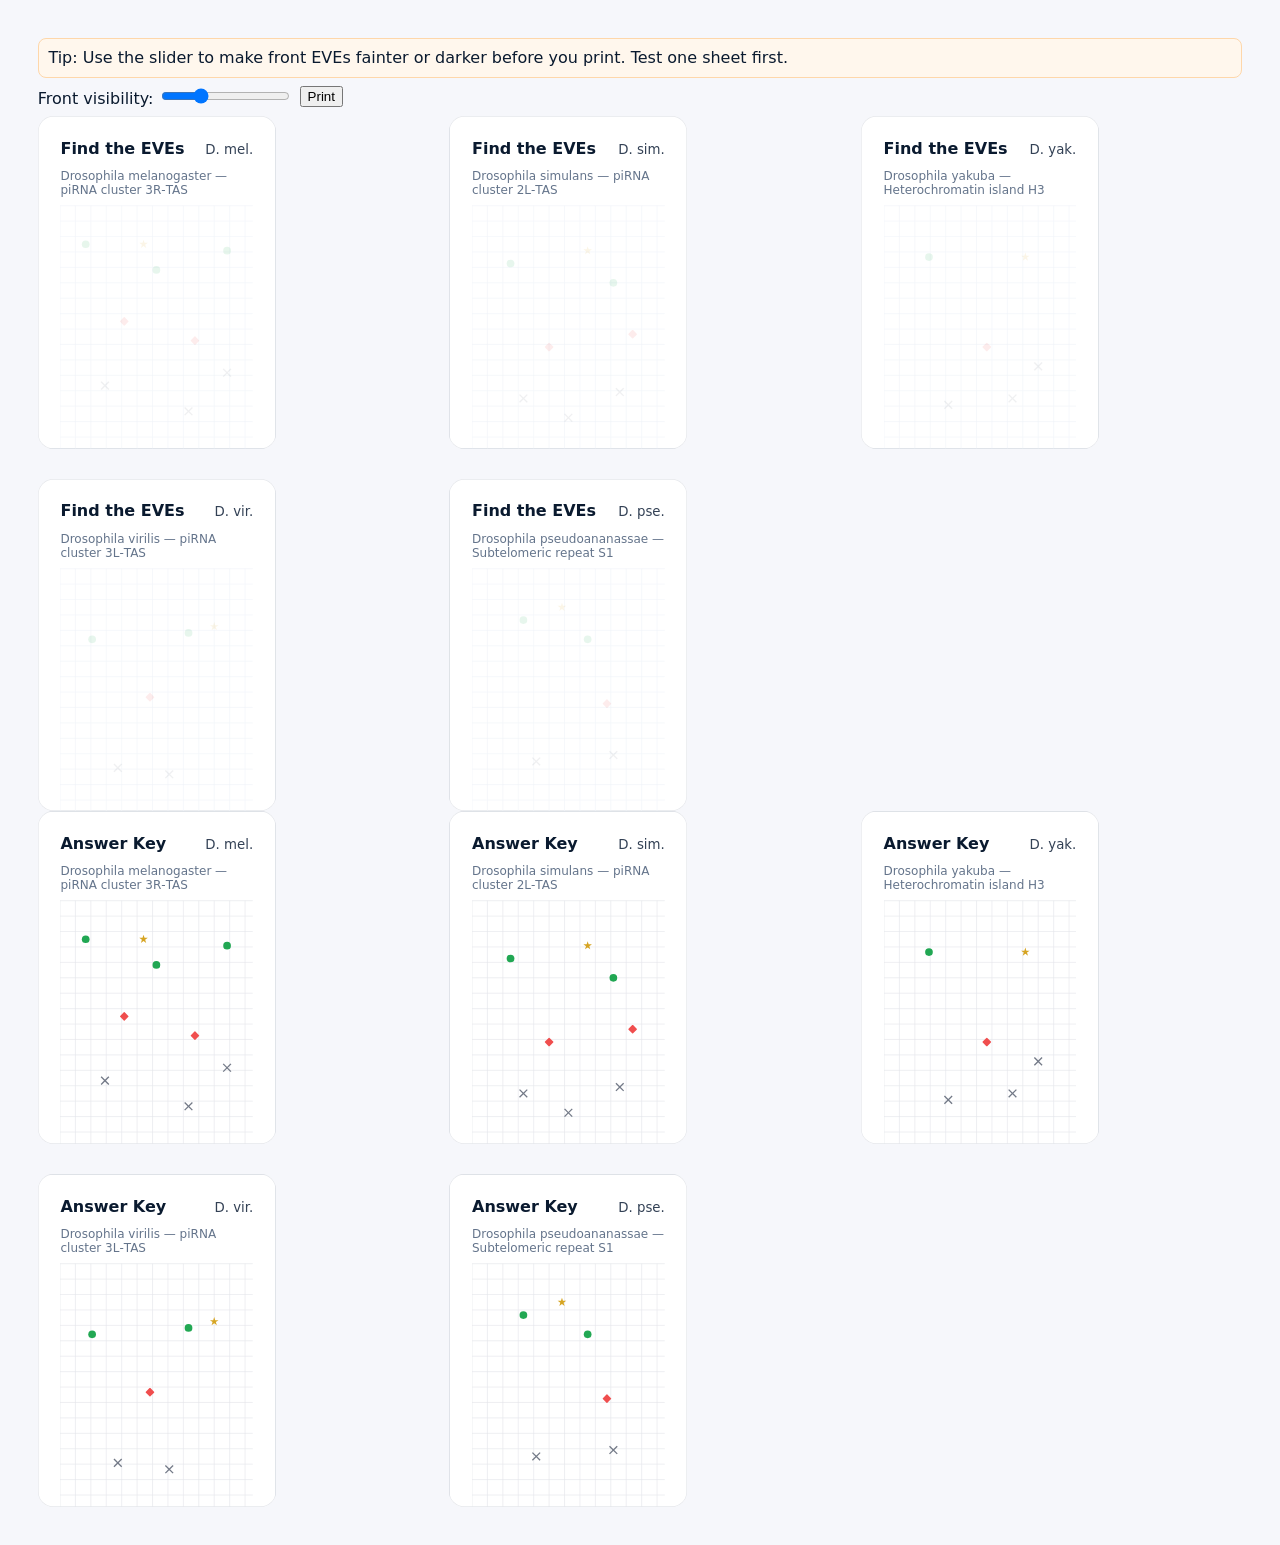
<file: print/print-kids-cards.html>
<!doctype html>
<html lang="en">
<head>
<meta charset="utf-8" />
<title>EVE Detective — Kids Cards (Print)</title>
<meta name="viewport" content="width=device-width,initial-scale=1" />
<style>
  @page { size: A4; margin: 10mm; }
  @media print { body { -webkit-print-color-adjust: exact; print-color-adjust: exact; } .toolbar{ display:none !important } .screen-note{ display:none !important } }
  body{font-family:Inter,system-ui,Segoe UI,Roboto,Helvetica,Arial,sans-serif;color:#0a1a2f;margin:0;padding:10mm;background:#f6f7fb}
  .screen-note{background:#fff7ed;border:1px solid #fed7aa;padding:.6rem;border-radius:.5rem;margin:0 0 8px}
  .toolbar{display:flex;gap:.5rem;align-items:center;margin:0 0 8px}
  .sheet{display:grid;grid-template-columns:repeat(3, 1fr);gap:8mm;page-break-after:always}
  .sheet:last-of-type{page-break-after:auto}
  .card{width:63mm;height:88mm;border-radius:4mm;background:#fff;box-shadow:0 0 0 0.5pt #e5e7eb inset;position:relative;overflow:hidden;break-inside:avoid}
  .pad{position:absolute;inset:6mm}
  .hdr{display:flex;align-items:baseline;justify-content:space-between;margin-bottom:3mm}
  .title{font-size:12pt;font-weight:700}
  .species{font-size:10pt;color:#334155}
  .sub{font-size:9pt;color:#64748b}
  .legend{display:flex;gap:6px;flex-wrap:wrap;margin-top:3mm}
  .chip{display:inline-flex;gap:4px;align-items:center;border:1px solid #e5e7eb;border-radius:999px;padding:2px 6px;font-size:8.5pt;background:#fff;color:#0f172a}
  .dot{width:9px;height:9px;border-radius:50%}
  :root{
    --intact:#16a34a; --useful:#ef4444; --broken:#6b7280; --unique:#d4a017;
    --grid:#e5e7eb; --ink:#0a1a2f;
    --front-eve-opacity: 0.10; /* tweak live with slider if needed */
  }
  .front .eve{opacity:var(--front-eve-opacity)}
  .front .grid line{stroke:#f1f5f9}
  .back .eve{opacity:.95}
  .back .grid line{stroke:#e5e7eb}
  .cutmarks{position:absolute;inset:0;pointer-events:none}
  .cutmarks svg{position:absolute;inset:-6mm;width:calc(100% + 12mm);height:calc(100% + 12mm)}
  .cutmarks line{stroke:#94a3b8;stroke-width:.2pt;opacity:.7}
</style>
</head>
<body>

<div class="screen-note">Tip: Use the slider to make front EVEs fainter or darker before you print. Test one sheet first.</div>
<div class="toolbar">
  <label>Front visibility:
    <input type="range" id="vis" min="4" max="25" value="10" />
  </label>
  <button onclick="window.print()">Print</button>
</div>

<section class="sheet" id="fronts"></section>
<section class="sheet" id="backs"></section>

<script>
// Same dataset as before (positions are illustrative)
const speciesData = [
  { key:'melanogaster', short:'D. mel.', full:'Drosophila melanogaster', region:'piRNA cluster 3R‑TAS',
    intact:[[40,60],[150,100],[260,70]], useful:[[100,180],[210,210]], broken:[[70,280],[200,320],[260,260]], unique:[[130,60]] },
  { key:'simulans', short:'D. sim.', full:'Drosophila simulans', region:'piRNA cluster 2L‑TAS',
    intact:[[60,90],[220,120]], useful:[[120,220],[250,200]], broken:[[80,300],[150,330],[230,290]], unique:[[180,70]] },
  { key:'yakuba', short:'D. yak.', full:'Drosophila yakuba', region:'Heterochromatin island H3',
    intact:[[70,80]], useful:[[160,220]], broken:[[100,310],[200,300],[240,250]], unique:[[220,80]] },
  { key:'virilis', short:'D. vir.', full:'Drosophila virilis', region:'piRNA cluster 3L‑TAS',
    intact:[[50,110],[200,100]], useful:[[140,200]], broken:[[90,310],[170,320]], unique:[[240,90]] },
  { key:'pseudoananassae', short:'D. pse.', full:'Drosophila pseudoananassae', region:'Subtelomeric repeat S1',
    intact:[[80,80],[180,110]], useful:[[210,210]], broken:[[100,300],[220,290]], unique:[[140,60]] }
];

function gridSVG(w=300,h=420,step=24){
  const lines=[];
  for(let x=0;x<=w;x+=step){ lines.push(`<line x1="${x}" y1="0" x2="${x}" y2="${h}" />`); }
  for(let y=0;y<=h;y+=step){ lines.push(`<line x1="0" y1="${y}" x2="${w}" y2="${y}" />`); }
  return `<g class="grid" stroke-width="1">${lines.join('')}</g>`;
}
function shape(type,x,y){
  if(type==='intact') return `<circle class="eve" cx="${x}" cy="${y}" r="6" fill="var(--intact)" />`;
  if(type==='useful') return `<rect class="eve" x="${x-5}" y="${y-5}" width="10" height="10" fill="var(--useful)" transform="rotate(45 ${x} ${y})" rx="1" />`;
  if(type==='broken') return `<g class="eve" stroke="var(--broken)" stroke-width="2"><line x1="${x-6}" y1="${y-6}" x2="${x+6}" y2="${y+6}" /><line x1="${x-6}" y1="${y+6}" x2="${x+6}" y2="${y-6}" /></g>`;
  if(type==='unique'){
    const r=7,k=0.381966; let pts=[];
    for(let i=0;i<10;i++){ const ang=-Math.PI/2+i*(Math.PI/5); const rad=(i%2===0)?r:r*k; pts.push([x+rad*Math.cos(ang),y+rad*Math.sin(ang)]); }
    return `<polygon class="eve" points="${pts.map(p=>p.join(',')).join(' ')}" fill="var(--unique)" />`;
  }
  return '';
}
function cardFace(data,mode){
  const parts=[];
  for(const t of ['intact','useful','broken','unique']) (data[t]||[]).forEach(([x,y])=>parts.push(shape(t,x,y)));
  return `
  <div class="card ${mode}">
    <div class="pad">
      <div class="hdr">
        <div class="title">${mode==='front'?'Find the EVEs':'Answer Key'}</div>
        <div class="species">${data.short}</div>
      </div>
      <div class="sub">${data.full} — ${data.region}</div>
      <svg viewBox="0 0 300 420" width="100%" height="100%">${gridSVG()}${parts.join('')}</svg>
      ${mode==='back'?`<div class="legend">
        <span class="chip"><span class="dot" style="background:var(--intact)"></span> Intact</span>
        <span class="chip"><span class="dot" style="background:var(--useful)"></span> Useful</span>
        <span class="chip"><span class="dot" style="background:var(--broken)"></span> Broken</span>
        <span class="chip"><span class="dot" style="background:var(--unique)"></span> Unique</span>
      </div>`:''}
    </div>
    <div class="cutmarks" aria-hidden="true">
      <svg>
        <line x1="6mm" y1="0" x2="6mm" y2="4mm" />
        <line x1="0" y1="6mm" x2="4mm" y2="6mm" />
        <line x1="calc(100% - 6mm)" y1="0" x2="calc(100% - 6mm)" y2="4mm" />
        <line x1="calc(100% - 0)" y1="6mm" x2="calc(100% - 4mm)" y2="6mm" />
        <line x1="6mm" y1="calc(100% - 0)" x2="6mm" y2="calc(100% - 4mm)" />
        <line x1="0" y1="calc(100% - 6mm)" x2="4mm" y2="calc(100% - 6mm)" />
        <line x1="calc(100% - 6mm)" y1="calc(100% - 0)" x2="calc(100% - 6mm)" y2="calc(100% - 4mm)" />
        <line x1="calc(100% - 0)" y1="calc(100% - 6mm)" x2="calc(100% - 4mm)" y2="calc(100% - 6mm)" />
      </svg>
    </div>
  </div>`;
}
document.getElementById('fronts').innerHTML = speciesData.map(s=>cardFace(s,'front')).join('');
document.getElementById('backs').innerHTML  = speciesData.map(s=>cardFace(s,'back')).join('');

// Live adjust front visibility
const vis = document.getElementById('vis');
vis.addEventListener('input', () => {
  document.documentElement.style.setProperty('--front-eve-opacity', (vis.value/100).toFixed(2));
});
</script>
</body>
</html>
</file>
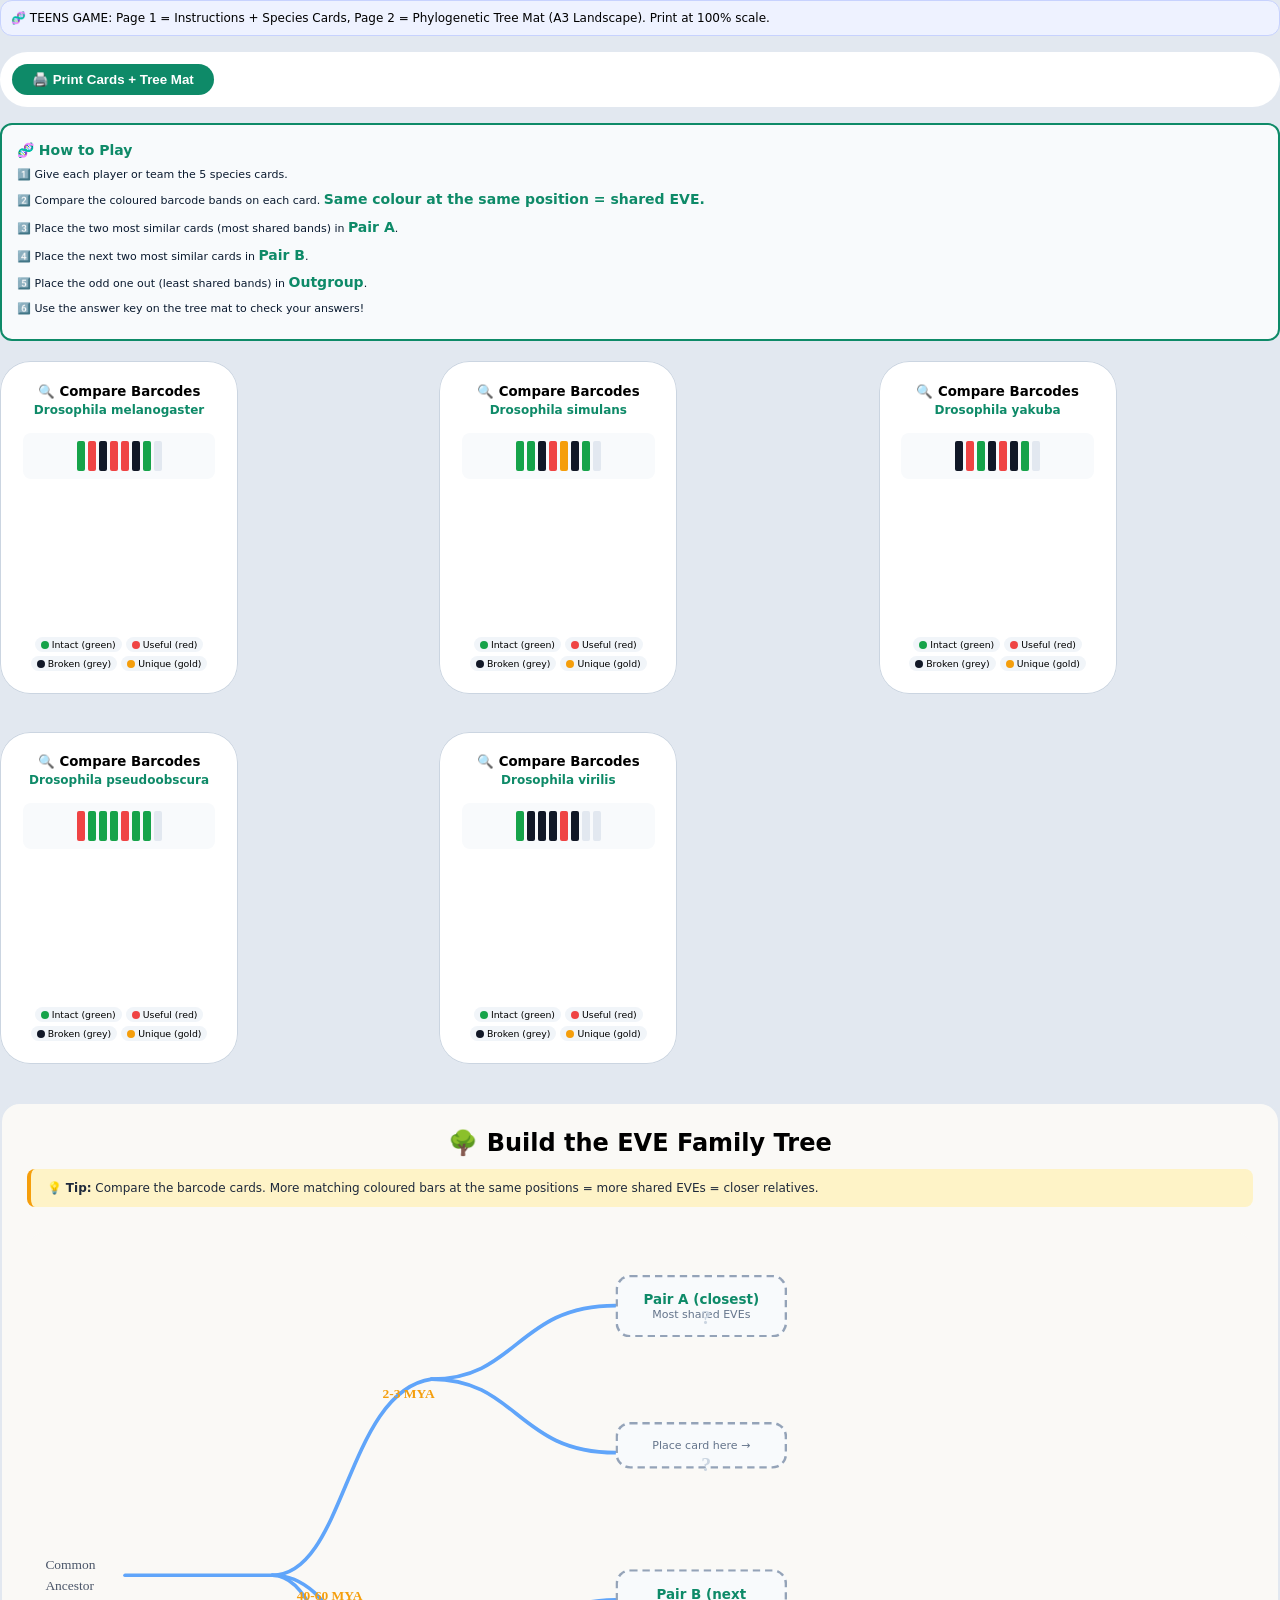
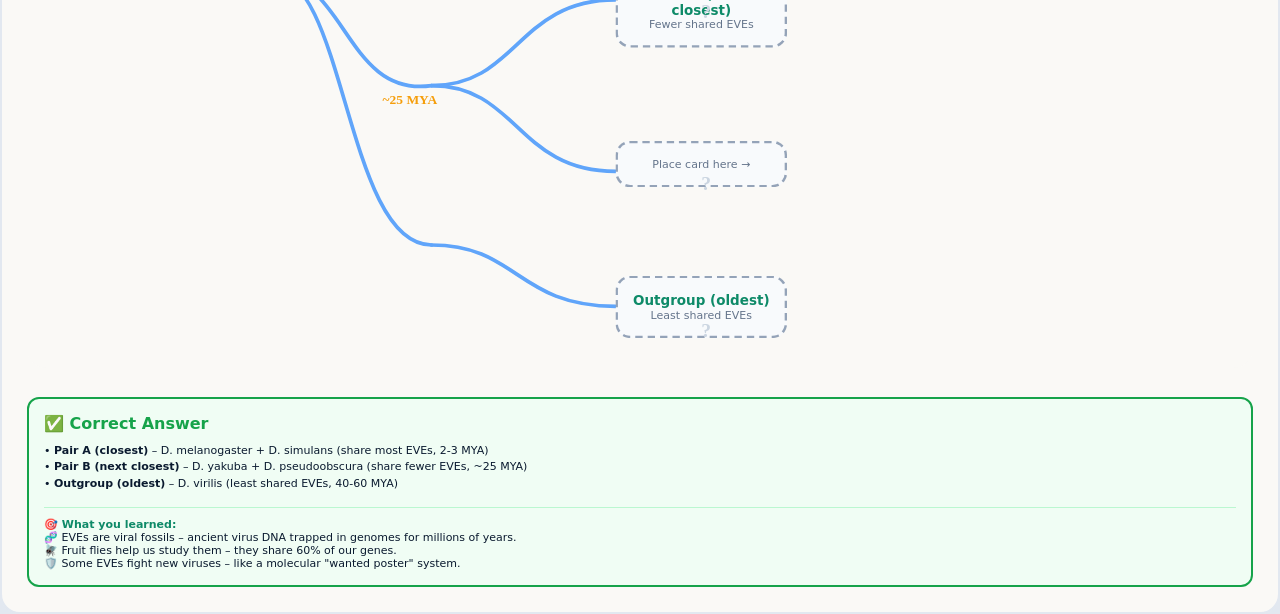
<file: print/print-teens-cards.html>
<!doctype html>
<html lang="en">
<head>
<meta charset="utf-8" />
<title>EVE Detective — Teens Cards (Print)</title>
<meta name="viewport" content="width=device-width,initial-scale=1" />
<style>
  /* Default page is A4 for species cards */
  @page { 
    size: A4; 
    margin: 10mm;
  }
  
  /* Tree mat page specifically set to A3 */
  .tree-mat-page {
    page-break-before: always;
  }
  
  .tree-mat-page .tree-mat {
    page-break-after: auto;
  }
  
  @page tree-mat-page {
    size: A3 landscape;
    margin: 15mm;
  }
  
  @media print {
    body { -webkit-print-color-adjust: exact; print-color-adjust: exact; }
    .screen-note, .toolbar { display:none !important }
    
    /* Force tree mat page to A3 */
    .tree-mat-page {
      size: A3 landscape;
      margin: 15mm;
    }
  }

  body{
    font-family: Inter, system-ui, sans-serif;
    background: #e2e8f0;
    padding: 0;
    margin: 0;
  }

  .screen-note{
    background: #eef2ff;
    border: 1px solid #c7d2fe;
    padding: 10px;
    border-radius: 12px;
    margin-bottom: 16px;
    font-size: 12px;
  }
  
  .toolbar{
    display: flex;
    gap: 12px;
    align-items: center;
    margin-bottom: 16px;
    padding: 12px;
    background: white;
    border-radius: 60px;
  }
  
  .toolbar button{
    background: #0e8a68;
    color: white;
    border: none;
    padding: 8px 20px;
    border-radius: 40px;
    cursor: pointer;
    font-weight: 600;
  }

  /* Instructions panel - now on Page 1 */
  .instructions-panel {
    background: #f8fafc;
    border: 2px solid #0e8a68;
    border-radius: 12px;
    padding: 15px;
    margin-bottom: 20px;
    color: #0a1a2f;
    break-inside: avoid;
  }
  
  .instructions-panel strong {
    color: #0e8a68;
    font-size: 14px;
  }
  
  .instructions-panel p {
    margin: 8px 0;
    font-size: 11px;
    line-height: 1.4;
  }

  /* 3-column card grid - ONLY FRONT CARDS, NO ANSWER KEYS */
  .sheet {
    display: grid;
    grid-template-columns: repeat(3, 1fr);
    gap: 10mm;
    page-break-after: always;
    margin-bottom: 10mm;
  }
  
  .sheet:last-of-type {
    page-break-after: auto;
  }

  /* Card styling - exactly 63x88mm poker size */
  .card {
    width: 63mm;
    height: 88mm;
    border-radius: 8mm;
    background: white;
    box-shadow: 0 0 0 1px #cbd5e1 inset;
    position: relative;
    overflow: hidden;
    break-inside: avoid;
  }
  
  .card-inner {
    padding: 6mm;
    display: flex;
    flex-direction: column;
    height: 100%;
    box-sizing: border-box;
  }
  
  .card-title {
    font-size: 10pt;
    font-weight: 700;
    text-align: center;
    margin-bottom: 4px;
  }
  
  .card-species {
    font-size: 9pt;
    font-weight: 600;
    text-align: center;
    color: #0e8a68;
    margin-bottom: 8px;
  }

  /* Barcode with 8 positions */
  .barcode-container {
    background: #f8fafc;
    border-radius: 8px;
    padding: 8px 4px;
    margin: 8px 0;
  }
  
  .barcode {
    display: flex;
    gap: 3px;
    justify-content: center;
    flex-wrap: wrap;
  }
  
  .band {
    width: 8px;
    height: 30px;
    border-radius: 2px;
  }
  
  .band.intact { background: #16a34a; }
  .band.useful { background: #ef4444; }
  .band.broken { background: #111827; }
  .band.unique { background: #f59e0b; }
  .band.empty { background: #e2e8f0; }

  /* Legend */
  .legend {
    display: flex;
    flex-wrap: wrap;
    gap: 4px;
    justify-content: center;
    margin-top: auto;
  }
  
  .chip {
    display: inline-flex;
    align-items: center;
    gap: 3px;
    font-size: 7pt;
    background: #f1f5f9;
    padding: 2px 6px;
    border-radius: 20px;
  }
  
  .dot {
    width: 8px;
    height: 8px;
    border-radius: 50%;
  }

  /* ========== TREE MAT - A3 LANDSCAPE STYLES ========== */
  .tree-mat-page {
    margin-top: 10mm;
  }
  
  .tree-mat {
    background: #faf9f6;
    border-radius: 20px;
    padding: 25px;
    border: 2px solid #e2e8f0;
    page-break-after: auto;
    min-height: 250mm;
  }
  
  .tree-title {
    font-size: 24px;
    font-weight: 700;
    margin-bottom: 12px;
    text-align: center;
  }
  
  .tree-tip {
    background: #fef3c7;
    border-left: 4px solid #f59e0b;
    padding: 12px 16px;
    border-radius: 8px;
    margin-bottom: 25px;
    font-size: 12px;
    color: #1e293b;
    font-weight: 500;
  }
  
  .tree-svg-container {
    text-align: center;
    margin: 20px 0;
  }
  
  .tree-slot {
    background: #f8fafc;
    border: 2px dashed #94a3b8;
    border-radius: 12px;
    padding: 12px 8px;
    text-align: center;
  }
  
  .slot-label {
    font-size: 11px;
    font-weight: 700;
    color: #0e8a68;
  }
  
  .slot-hint {
    font-size: 9px;
    color: #64748b;
  }

  /* Answer key box */
  .answer-box {
    background: #f0fdf4;
    border: 2px solid #16a34a;
    border-radius: 12px;
    padding: 15px;
    margin-top: 25px;
    color: #0a1a2f;
  }
  
  .answer-title {
    font-size: 16px;
    font-weight: 700;
    color: #16a34a;
    margin-bottom: 10px;
  }
  
  .answer-content {
    font-size: 11px;
    line-height: 1.5;
  }
  
  .key-messages {
    margin-top: 15px;
    padding-top: 10px;
    border-top: 1px solid #bbf7d0;
    font-size: 11px;
  }
  
  .key-messages strong {
    color: #0e8a68;
  }
</style>
</head>
<body>

<div class="screen-note">
  🧬 TEENS GAME: Page 1 = Instructions + Species Cards, Page 2 = Phylogenetic Tree Mat (A3 Landscape). Print at 100% scale.
</div>

<div class="toolbar">
  <button onclick="window.print()">🖨️ Print Cards + Tree Mat</button>
</div>

<!-- Page 1: Instructions + Species Cards (A4) -->
<div class="instructions-panel">
  <strong>🧬 How to Play</strong>
  <p>1️⃣ Give each player or team the 5 species cards.</p>
  <p>2️⃣ Compare the coloured barcode bands on each card. <strong>Same colour at the same position = shared EVE.</strong></p>
  <p>3️⃣ Place the two most similar cards (most shared bands) in <strong>Pair A</strong>.</p>
  <p>4️⃣ Place the next two most similar cards in <strong>Pair B</strong>.</p>
  <p>5️⃣ Place the odd one out (least shared bands) in <strong>Outgroup</strong>.</p>
  <p>6️⃣ Use the answer key on the tree mat to check your answers!</p>
</div>

<section class="sheet" id="species-cards"></section>

<!-- Page 2: Tree Mat (A3 Landscape) -->
<div class="tree-mat-page">
  <div class="tree-mat">
    <div class="tree-title">🌳 Build the EVE Family Tree</div>
    
    <div class="tree-tip">
      💡 <strong>Tip:</strong> Compare the barcode cards. More matching coloured bars at the same positions = more shared EVEs = closer relatives.
    </div>
    
    <div class="tree-svg-container">
      <!-- A3-optimised SVG with larger slots for physical cards -->
      <svg viewBox="0 0 1000 600" width="100%" height="auto" style="background: #faf9f6; border-radius: 20px;">
        <!-- Tree branches - scaled for A3 -->
        <g stroke="#60a5fa" stroke-width="3" fill="none" stroke-linecap="round">
          <path d="M 80 280 C 150 280, 150 280, 200 280" />
          <path d="M 200 280 C 260 280, 260 130, 330 120" />
          <path d="M 200 280 C 260 280, 260 380, 330 370" />
          <path d="M 200 280 C 260 280, 260 500, 330 500" />
          <path d="M 330 120 C 400 120, 400 60, 480 60" />
          <path d="M 330 120 C 400 120, 400 180, 480 180" />
          <path d="M 330 370 C 400 370, 400 300, 480 300" />
          <path d="M 330 370 C 400 370, 400 440, 480 440" />
          <path d="M 330 500 C 400 500, 400 550, 480 550" />
        </g>
        
        <!-- Timescale labels -->
        <g font-family="Inter" font-size="11" fill="#f59e0b" font-weight="600">
          <text x="220" y="300">40-60 MYA</text>
          <text x="290" y="135">2-3 MYA</text>
          <text x="290" y="385">~25 MYA</text>
        </g>
        
        <!-- Slot 1 - Pair A top (enlarged for physical cards) -->
        <foreignObject x="480" y="35" width="140" height="70">
          <div xmlns="http://www.w3.org/1999/xhtml" class="tree-slot">
            <div class="slot-label">Pair A (closest)</div>
            <div class="slot-hint">Most shared EVEs</div>
          </div>
        </foreignObject>
        
        <!-- Slot 2 - Pair A bottom -->
        <foreignObject x="480" y="155" width="140" height="70">
          <div xmlns="http://www.w3.org/1999/xhtml" class="tree-slot">
            <div class="slot-hint">Place card here →</div>
          </div>
        </foreignObject>
        
        <!-- Slot 3 - Pair B top -->
        <foreignObject x="480" y="275" width="140" height="70">
          <div xmlns="http://www.w3.org/1999/xhtml" class="tree-slot">
            <div class="slot-label">Pair B (next closest)</div>
            <div class="slot-hint">Fewer shared EVEs</div>
          </div>
        </foreignObject>
        
        <!-- Slot 4 - Pair B bottom -->
        <foreignObject x="480" y="415" width="140" height="70">
          <div xmlns="http://www.w3.org/1999/xhtml" class="tree-slot">
            <div class="slot-hint">Place card here →</div>
          </div>
        </foreignObject>
        
        <!-- Slot 5 - Outgroup -->
        <foreignObject x="480" y="525" width="140" height="70">
          <div xmlns="http://www.w3.org/1999/xhtml" class="tree-slot">
            <div class="slot-label">Outgroup (oldest)</div>
            <div class="slot-hint">Least shared EVEs</div>
          </div>
        </foreignObject>
        
        <!-- Question marks -->
        <g font-family="Inter" font-size="16" fill="#cbd5e1" font-weight="600">
          <text x="550" y="75">?</text>
          <text x="550" y="195">?</text>
          <text x="550" y="315">?</text>
          <text x="550" y="455">?</text>
          <text x="550" y="575">?</text>
        </g>
        
        <!-- Root label -->
        <g font-family="Inter" font-size="11" fill="#4a5568">
          <text x="15" y="275">Common</text>
          <text x="15" y="292">Ancestor</text>
        </g>
      </svg>
    </div>
    
    <!-- Answer Key Box -->
    <div class="answer-box">
      <div class="answer-title">✅ Correct Answer</div>
      <div class="answer-content">
        • <strong>Pair A (closest)</strong> – D. melanogaster + D. simulans (share most EVEs, 2-3 MYA)<br>
        • <strong>Pair B (next closest)</strong> – D. yakuba + D. pseudoobscura (share fewer EVEs, ~25 MYA)<br>
        • <strong>Outgroup (oldest)</strong> – D. virilis (least shared EVEs, 40-60 MYA)
      </div>
      <div class="key-messages">
        <strong>🎯 What you learned:</strong><br>
        🧬 EVEs are viral fossils – ancient virus DNA trapped in genomes for millions of years.<br>
        🪰 Fruit flies help us study them – they share 60% of our genes.<br>
        🛡️ Some EVEs fight new viruses – like a molecular "wanted poster" system.
      </div>
    </div>
  </div>
</div>

<script>
// Species data with 8-position barcodes
const speciesData = [
  { 
    key: 'melanogaster', 
    short: 'D. mel.', 
    full: 'Drosophila melanogaster',
    bands: ['intact', 'useful', 'broken', 'useful', 'useful', 'broken', 'intact', 'empty']
  },
  { 
    key: 'simulans', 
    short: 'D. sim.', 
    full: 'Drosophila simulans',
    bands: ['intact', 'intact', 'broken', 'useful', 'unique', 'broken', 'intact', 'empty']
  },
  { 
    key: 'yakuba', 
    short: 'D. yak.', 
    full: 'Drosophila yakuba',
    bands: ['broken', 'useful', 'intact', 'broken', 'useful', 'broken', 'intact', 'empty']
  },
  { 
    key: 'pseudoobscura', 
    short: 'D. pse.', 
    full: 'Drosophila pseudoobscura',
    bands: ['useful', 'intact', 'intact', 'intact', 'useful', 'intact', 'intact', 'empty']
  },
  { 
    key: 'virilis', 
    short: 'D. vir.', 
    full: 'Drosophila virilis',
    bands: ['intact', 'broken', 'broken', 'broken', 'useful', 'broken', 'empty', 'empty']
  }
];

function bandClass(bandType) {
  if (bandType === 'intact') return 'intact';
  if (bandType === 'useful') return 'useful';
  if (bandType === 'broken') return 'broken';
  if (bandType === 'unique') return 'unique';
  return 'empty';
}

function barcodeHTML(bands) {
  return `
    <div class="barcode-container">
      <div class="barcode">
        ${bands.map(band => `<div class="band ${bandClass(band)}"></div>`).join('')}
      </div>
    </div>
  `;
}

function speciesCard(sp) {
  return `
    <div class="card">
      <div class="card-inner">
        <div class="card-title">🔍 Compare Barcodes</div>
        <div class="card-species">${sp.full}</div>
        ${barcodeHTML(sp.bands)}
        <div class="legend">
          <span class="chip"><span class="dot" style="background:#16a34a;"></span> Intact (green)</span>
          <span class="chip"><span class="dot" style="background:#ef4444;"></span> Useful (red)</span>
          <span class="chip"><span class="dot" style="background:#111827;"></span> Broken (grey)</span>
          <span class="chip"><span class="dot" style="background:#f59e0b;"></span> Unique (gold)</span>
        </div>
      </div>
    </div>
  `;
}

document.getElementById('species-cards').innerHTML = speciesData.map(sp => speciesCard(sp)).join('');
</script>

</body>
</html>
</file>
